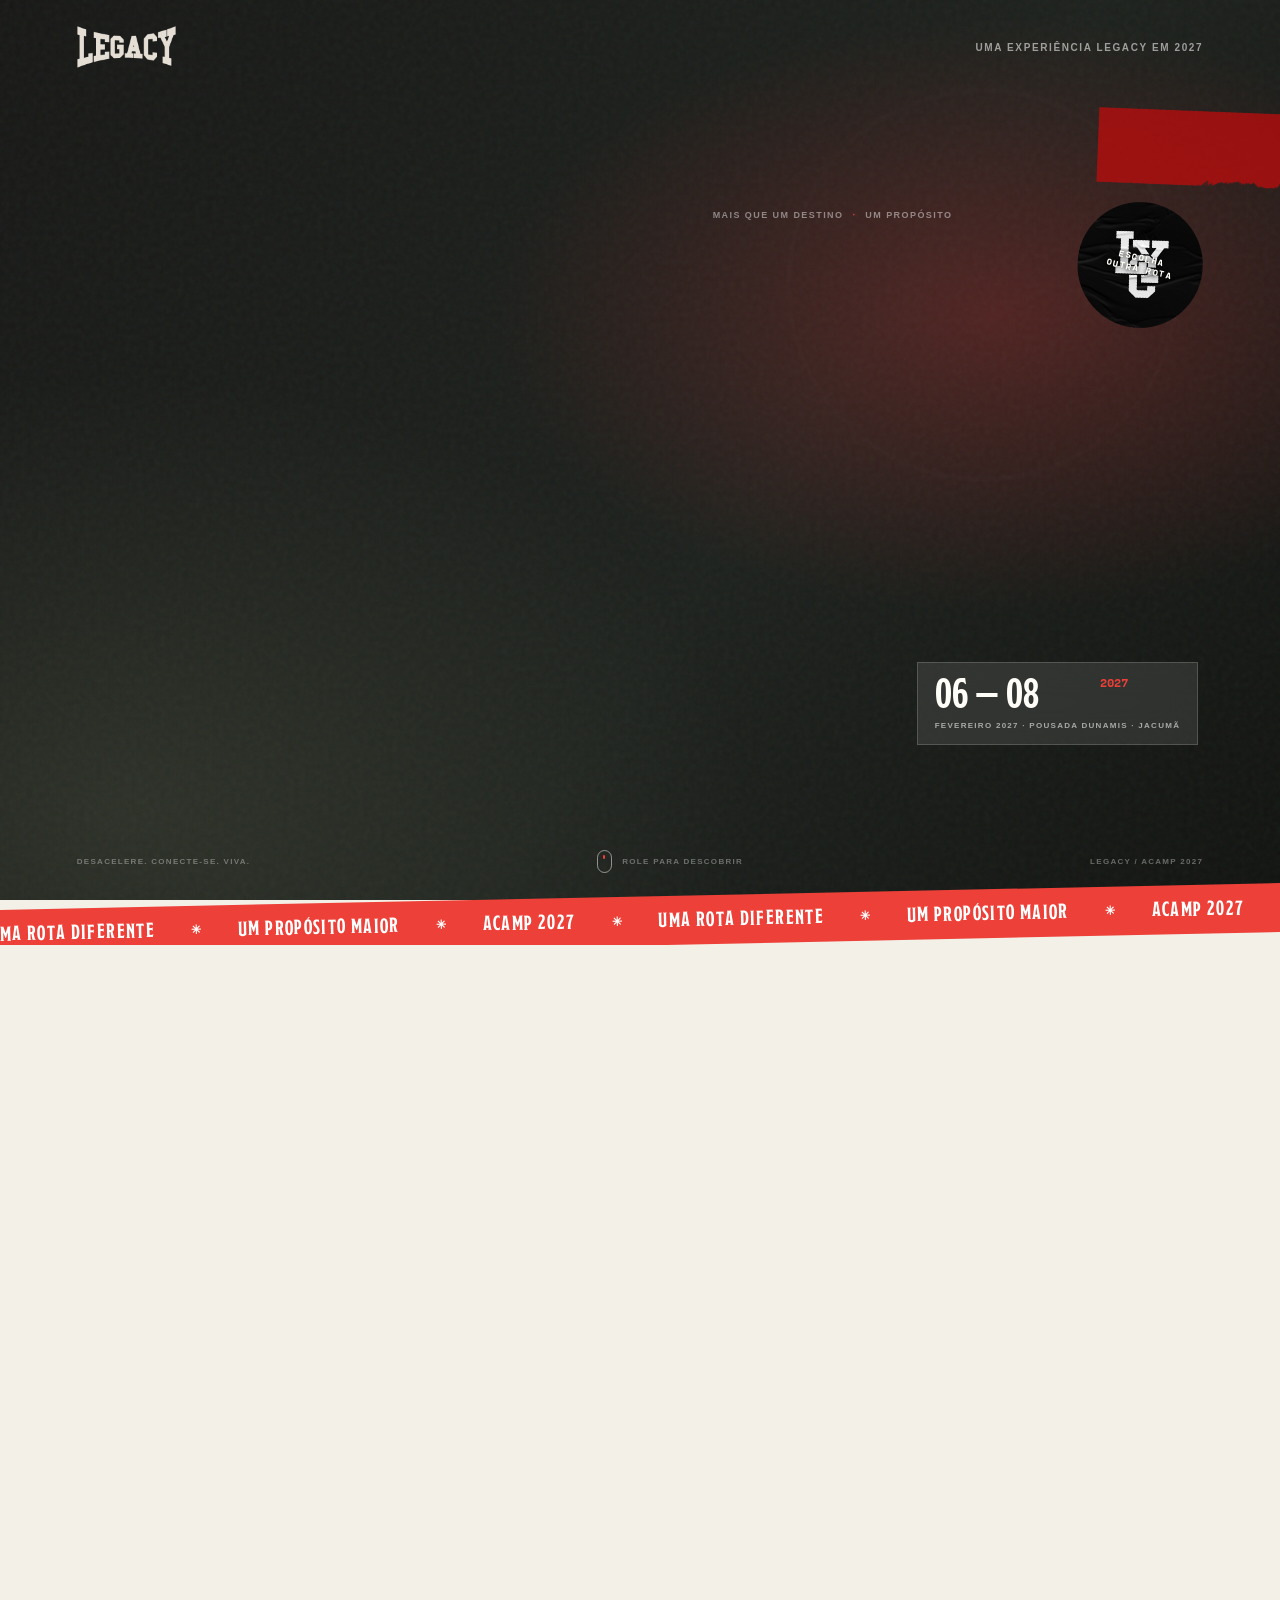
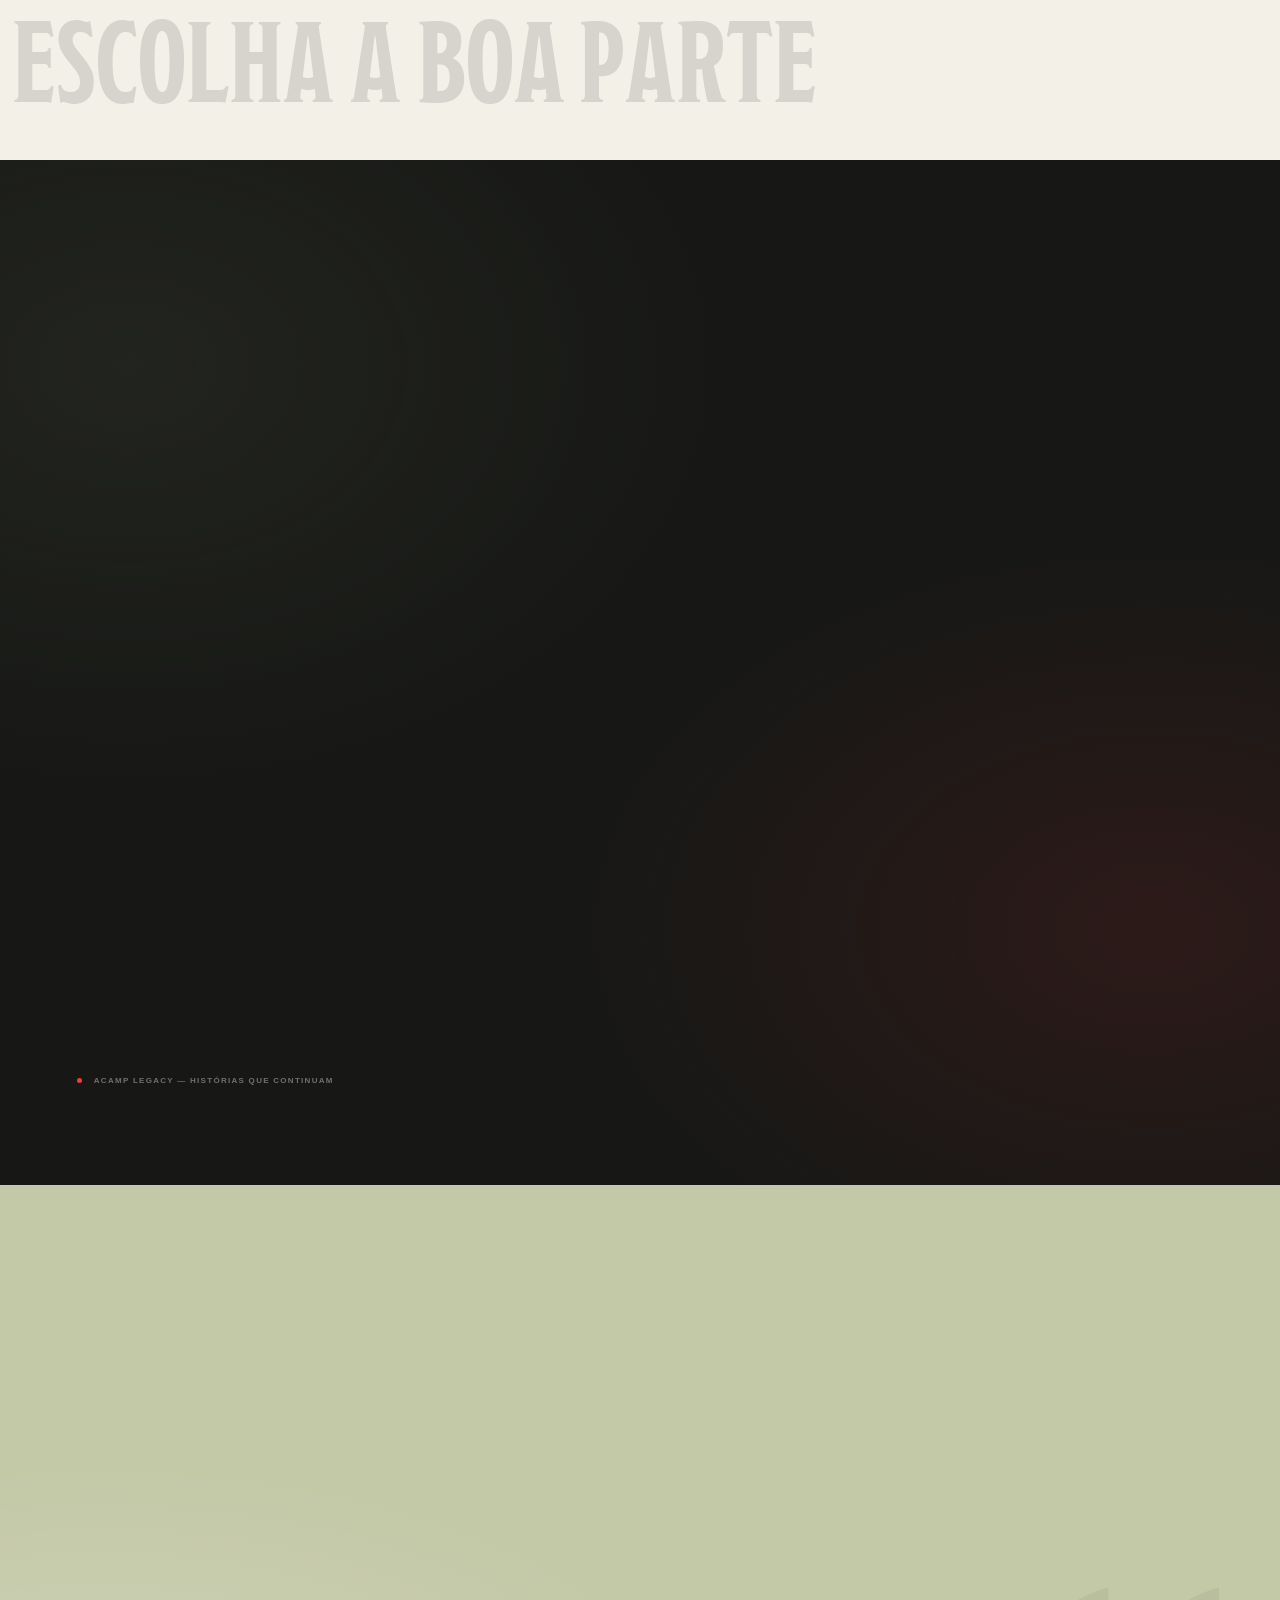
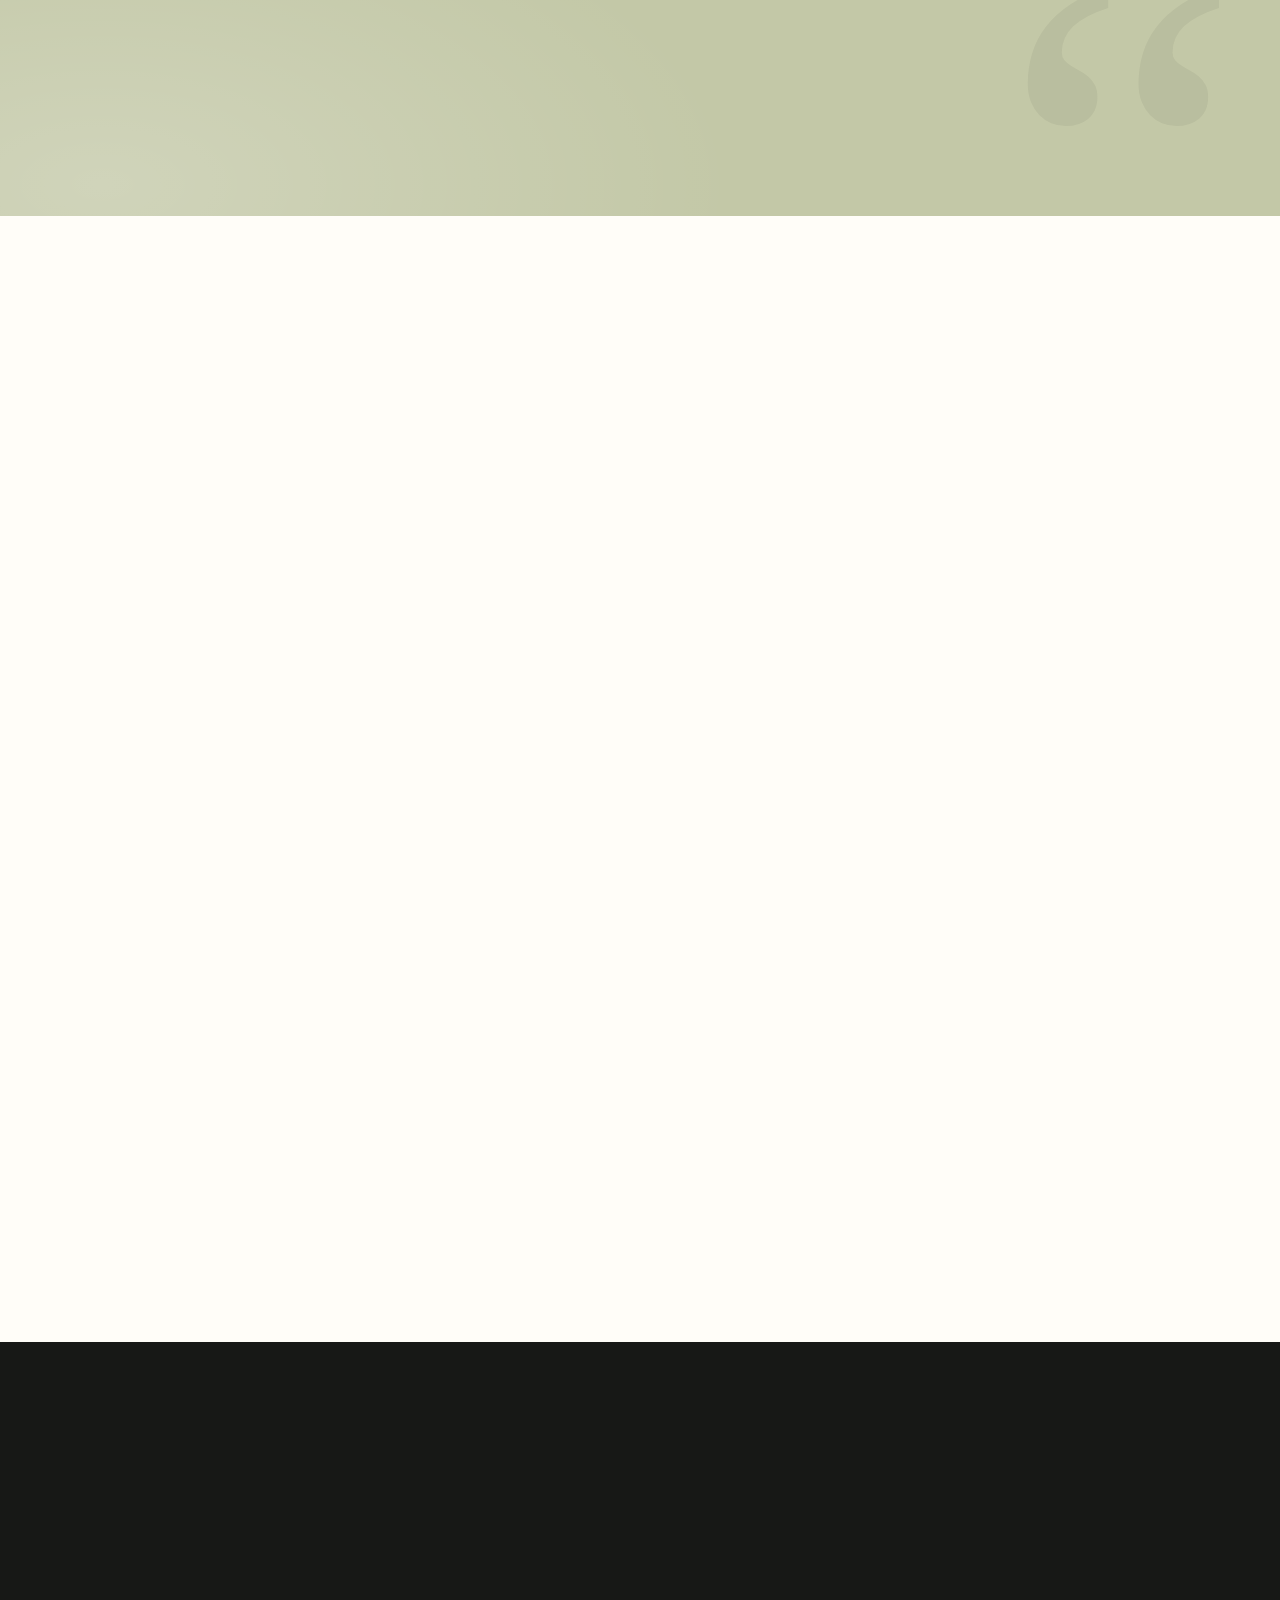
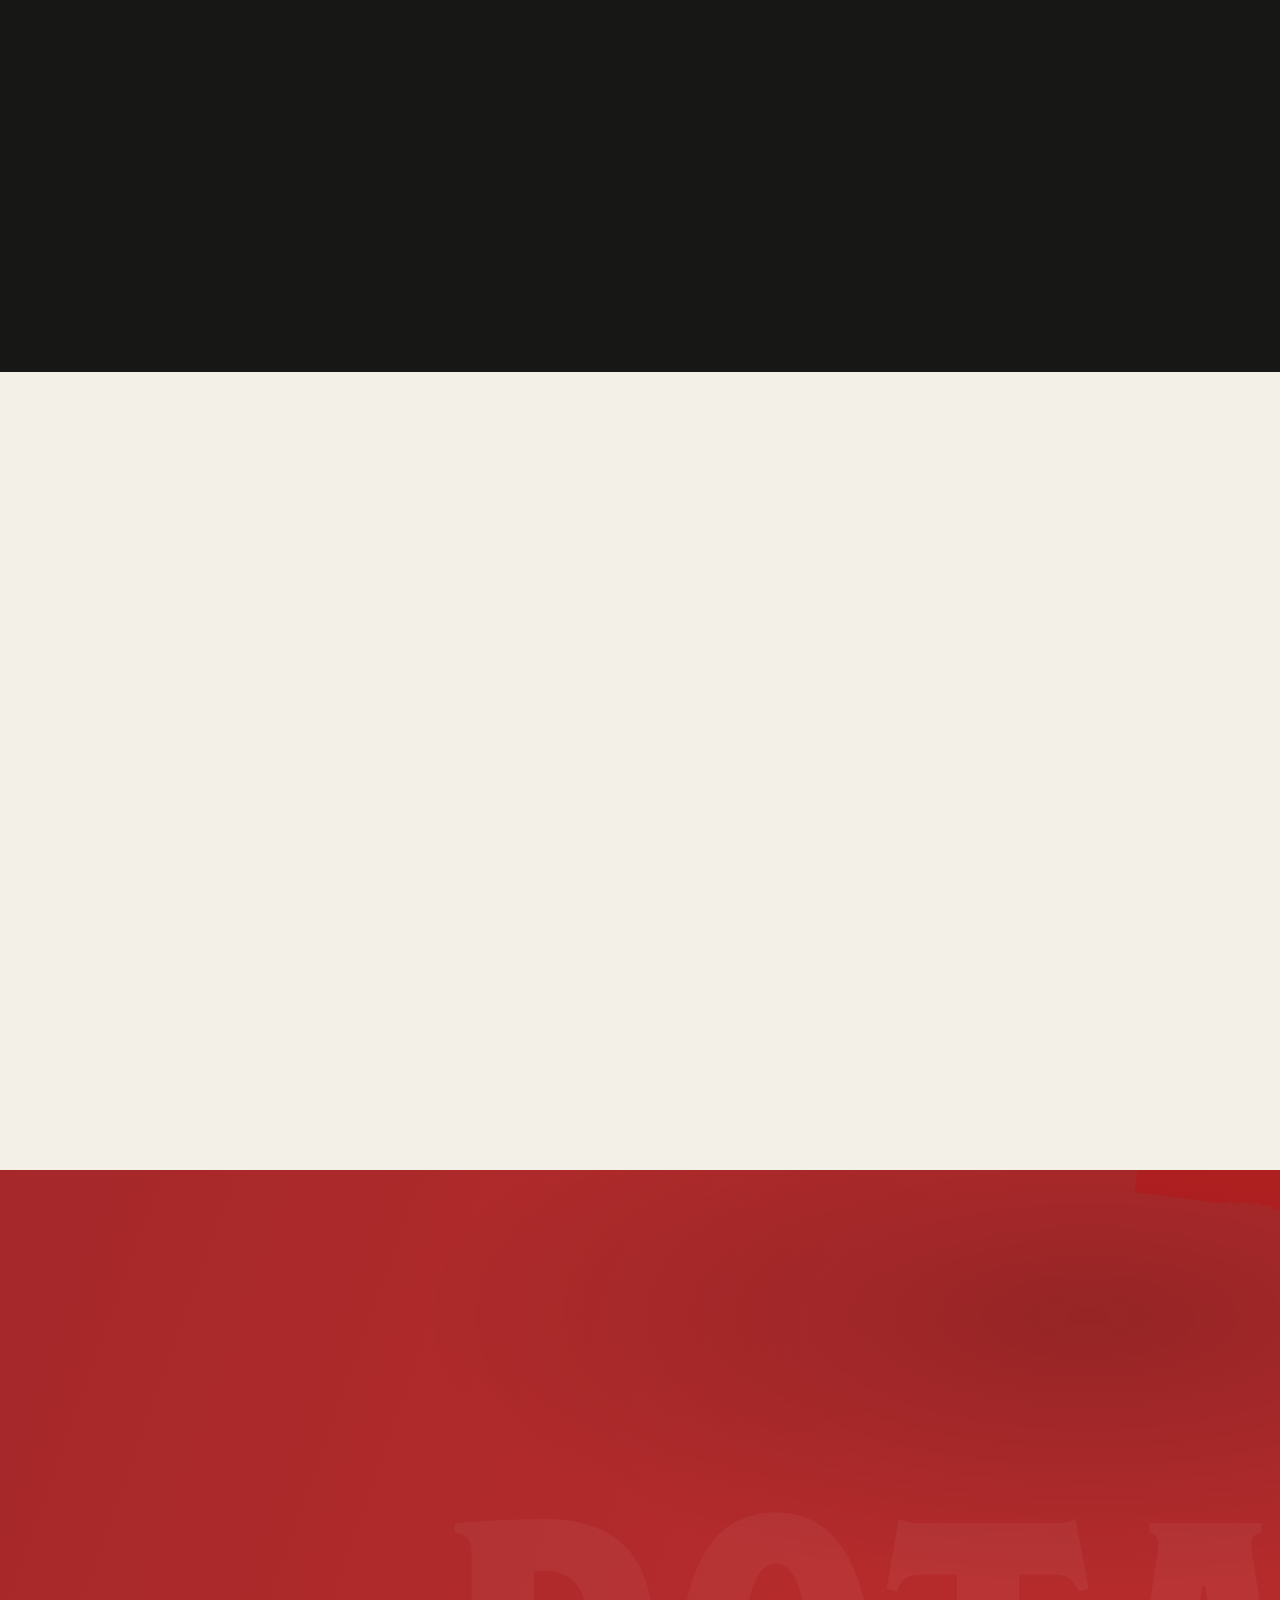
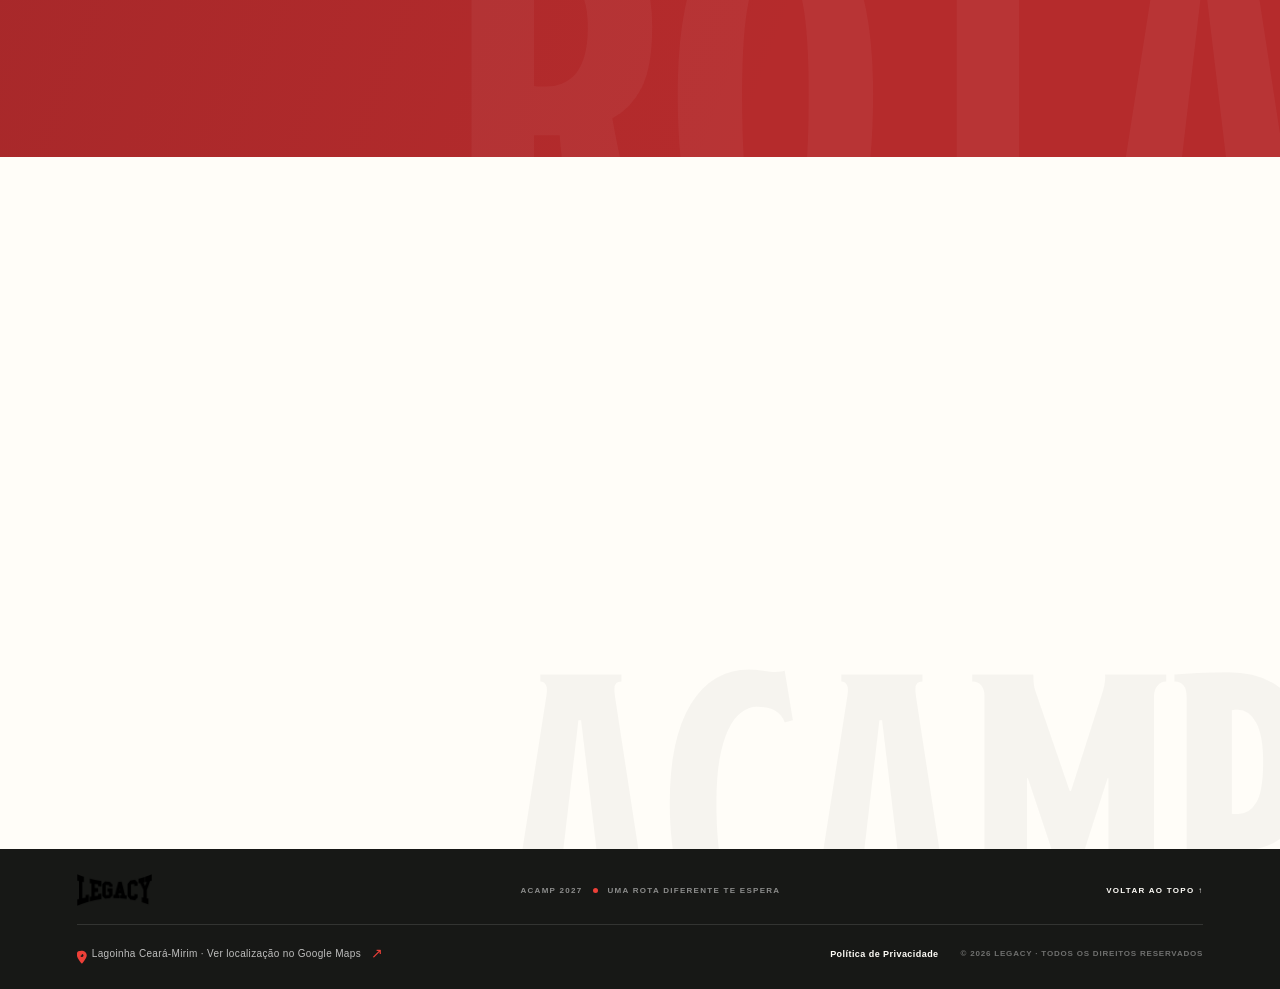
<file: acamp/index.html>
<!doctype html>
<html lang="pt-BR">
<head>
  <meta charset="utf-8">
  <meta name="viewport" content="width=device-width, initial-scale=1">
  <meta name="theme-color" content="#171816">
  <meta name="description" content="ACAMP 2027 — uma rota diferente te espera. Dias de fé, comunhão e descanso na Pousada Dunamis, em Jacumã.">
  <title>ACAMP 2027 — Uma rota diferente te espera</title>
  <link rel="preconnect" href="https://fonts.googleapis.com">
  <link rel="preconnect" href="https://fonts.gstatic.com" crossorigin>
  <link rel="stylesheet" href="https://fonts.googleapis.com/css2?family=Material+Symbols+Outlined:opsz,wght,FILL,GRAD@20..48,400,0,0">
  <link rel="stylesheet" href="https://cdnjs.cloudflare.com/ajax/libs/font-awesome/6.5.2/css/all.min.css">
  <link rel="stylesheet" href="../colors.css">
  <link rel="stylesheet" href="./styles.css">
</head>
<body>
  <a class="skip-link" href="#conteudo">Pular para o conteúdo</a>

  <header class="site-header">
    <a class="brand" href="#inicio" aria-label="Legacy — início">
      <img src="../vectors/legacylogo.png" alt="LEGACY" onerror="this.hidden=true">
      <span class="brand-fallback">LEGACY</span>
    </a>
    <span class="header-note">UMA EXPERIÊNCIA LEGACY EM 2027</span>
  </header>

  <main id="conteudo">
    <section class="hero" id="inicio" aria-labelledby="hero-title">
      <div class="hero-orb hero-orb-one" aria-hidden="true"></div>
      <div class="hero-orb hero-orb-two" aria-hidden="true"></div>
      <img class="hero-ribbon" src="../vectors/DIA.png" alt="" aria-hidden="true" onerror="this.hidden=true">

      <div class="hero-inner">
        <div class="hero-copy">
          <p class="eyebrow light-eyebrow" data-reveal>
            <span class="eyebrow-line"></span> LEGACY APRESENTA <span class="eyebrow-dot"></span> 2027
          </p>
          <h1 id="hero-title" data-reveal>ACAMP<span class="hero-year">27</span></h1>
          <div class="hero-title-art" data-reveal>
            <img src="../vectors/LEGACY(TITLE).png" alt="Legacy" onerror="this.hidden=true">
            <span>UMA ROTA DIFERENTE TE ESPERA</span>
          </div>

          <div class="hero-intro" data-reveal>
            <p class="hero-lead">E se, em meio a tantas opções, você escolhesse <em>viver algo diferente?</em></p>
            <p>De <strong>06 a 08 de fevereiro</strong>, temos um encontro marcado em um lugar especial: <strong>Pousada Dunamis, em Jacumã.</strong></p>
            <p>Mas não se engane: o que estamos preparando vai muito além de um lugar bonito. Existe um propósito por trás desses dias — e queremos você fazendo parte disso!</p>
          </div>

          <div class="hero-cta-origin" id="cta-origin" data-reveal>
            <a class="cta-button hero-cta" href="./inscricoes/" aria-label="Inscreva-se no ACAMP 2027 até 10 de dezembro de 2026">
              <span>Inscreva-se</span>
              <span class="cta-arrow" aria-hidden="true">↗</span>
            </a>
            <span class="cta-caption">Inscrições até 10/12/2026</span>
            <a class="existing-registration-link" href="./minha-inscricao/">Já está inscrito? <strong>Consulte sua inscrição ↗</strong></a>
          </div>
        </div>

        <div class="hero-visual" aria-label="Memórias do último acampamento">
          <div class="hero-visual-kicker">MAIS QUE UM DESTINO <span>·</span> UM PROPÓSITO</div>
          <figure class="photo-card hero-photo-main" data-reveal data-photo-index="0">
            <div class="photo-placeholder">
              <span class="placeholder-number">01</span>
              <span class="placeholder-copy">NOSSA<br>COMUNIDADE</span>
            </div>
          </figure>
          <figure class="photo-card hero-photo-small" data-reveal data-photo-index="1">
            <div class="photo-placeholder">
              <span class="placeholder-number">02</span>
              <span class="placeholder-copy">ALEGRIA<br>QUE CONTAGIA</span>
            </div>
          </figure>
          <div class="hero-sticker">
            <img src="../vectors/STICKER.png" alt="" aria-hidden="true" onerror="this.hidden=true">
            <span>ESCOLHA<br>OUTRA ROTA</span>
          </div>
          <div class="hero-date">
            <span class="date-label">06 — 08</span>
            <span class="date-year">2027</span>
            <span class="date-place">FEVEREIRO 2027 · POUSADA DUNAMIS · JACUMÃ</span>
          </div>
        </div>
      </div>

      <div class="hero-bottom">
        <span>DESACELERE. CONECTE-SE. VIVA.</span>
        <a href="#sobre" aria-label="Rolar para conhecer o Acamp"><span class="scroll-wheel"></span> ROLE PARA DESCOBRIR</a>
        <span class="hero-bottom-right">LEGACY / ACAMP 2027</span>
      </div>
    </section>

    <div class="ticker" aria-hidden="true">
      <div class="ticker-track">
        <span>UMA ROTA DIFERENTE</span><b>✳</b><span>UM PROPÓSITO MAIOR</span><b>✳</b><span>ACAMP 2027</span><b>✳</b><span>UMA ROTA DIFERENTE</span><b>✳</b><span>UM PROPÓSITO MAIOR</span><b>✳</b><span>ACAMP 2027</span><b>✳</b>
      </div>
    </div>

    <section class="section about-section" id="sobre">
      <div class="section-index" data-reveal><span>01</span> / O CONVITE</div>
      <div class="about-layout">
        <div class="about-heading" data-reveal>
          <p class="eyebrow"><span class="eyebrow-line"></span> NÃO É SÓ UMA VIAGEM</p>
          <h2>ÀS VEZES,<br>O QUE A GENTE<br><em>PRECISA É</em><br>DE UMA NOVA ROTA.</h2>
        </div>
        <div class="about-copy" data-reveal>
          <p class="large-copy">Enquanto o mundo estará em festa, nós estaremos escolhendo outra rota.</p>
          <p>Dias para desacelerar, fortalecer a fé, viver comunhão e buscar Aquele que realmente importa.</p>
          <div class="about-note glass-panel">
            <span class="note-symbol">✳</span>
            <p>Não é apenas sobre onde estaremos, mas sobre o que nos espera quando decidimos escolher a boa parte.</p>
          </div>
        </div>
      </div>
      <div class="about-bottom-mark" aria-hidden="true">ESCOLHA A BOA PARTE</div>
    </section>

    <section class="memories-section">
      <div class="memories-heading">
        <div data-reveal>
          <p class="eyebrow light-eyebrow"><span class="eyebrow-line"></span> UM POUCO DO QUE JÁ VIVEMOS</p>
          <h2>MEMÓRIAS<br><em>QUE APONTAM</em><br>PARA O QUE VEM.</h2>
        </div>
        <p data-reveal>Momentos, encontros e histórias que nos lembram por que vale a pena caminhar juntos.</p>
      </div>
      <div class="memories-grid">
        <figure class="photo-card memory-photo memory-photo-tall" data-reveal data-photo-index="2">
          <div class="photo-placeholder"><span class="placeholder-number">03</span><span class="placeholder-copy">ENERGIA<br>DA GINCANA</span></div>
        </figure>
        <figure class="photo-card memory-photo memory-photo-wide" data-reveal data-photo-index="3">
          <div class="photo-placeholder"><span class="placeholder-number">04</span><span class="placeholder-copy">ALEGRIA<br>EM EQUIPE</span></div>
        </figure>
        <figure class="photo-card memory-photo memory-photo-small" data-reveal data-photo-index="4">
          <div class="photo-placeholder"><span class="placeholder-number">05</span><span class="placeholder-copy">ESPÍRITO<br>DE EQUIPE</span></div>
        </figure>
        <figure class="photo-card memory-photo memory-photo-small memory-photo-last" data-reveal data-photo-index="5">
          <div class="photo-placeholder"><span class="placeholder-number">06</span><span class="placeholder-copy">FÉ QUE<br>NOS MOVE</span></div>
        </figure>
      </div>
      <p class="gallery-caption"><span></span> ACAMP LEGACY — HISTÓRIAS QUE CONTINUAM</p>
    </section>

        <section class="stories-section" id="historias">
      <div class="stories-inner">
        <div class="stories-copy" data-reveal>
          <p class="eyebrow"><span class="eyebrow-line"></span> MEMÓRIAS QUE CONTINUAM</p>
          <h2>HISTÓRIAS<br><em>QUE FICAM.</em></h2>
          <p>Algumas experiências deixam marcas que o tempo não apaga. Um pouco do que vivemos juntos, dos encontros que nos transformam e daquilo que continua no coração muito depois que o Acamp termina.</p>
          <div class="stories-signature">
            <span>LEGACY</span><i aria-hidden="true"></i><span>ACAMP 2027</span>
          </div>
        </div>

        <div class="stories-video" data-reveal>
          <iframe
            id="legacy-vimeo-player"
            src="https://player.vimeo.com/video/1249651785?h=8145a56192&amp;autoplay=1&amp;muted=0&amp;loop=1&amp;controls=0&amp;title=0&amp;byline=0&amp;portrait=0&amp;autopause=1&amp;playsinline=1&amp;dnt=1"
            title="Memórias do ACAMP — Legacy"
            loading="lazy"
            allow="autoplay; fullscreen; picture-in-picture; encrypted-media"
            referrerpolicy="strict-origin-when-cross-origin"
            allowfullscreen></iframe>
          <button class="stories-video-toggle is-paused" type="button"
            aria-label="Reproduzir vídeo" aria-pressed="false">
            <span class="material-symbols-outlined" aria-hidden="true">play_arrow</span>
          </button>
        </div>
      </div>
      <span class="stories-decoration" aria-hidden="true">“</span>
    </section>

    <section class="section included-section" id="experiencia">
      <div class="section-index" data-reveal><span>02</span> / A EXPERIÊNCIA</div>
      <div class="included-heading" data-reveal>
        <p class="eyebrow"><span class="eyebrow-line"></span> PENSADO PARA VOCÊ</p>
        <h2>O QUE ESTÁ<br><em>INCLUSO?</em></h2>
        <p>Preparamos uma experiência para você aproveitar cada momento com tranquilidade.</p>
      </div>
      <div class="included-grid">
        <article class="included-card glass-panel" data-reveal>
          <span class="included-icon" aria-hidden="true"><i class="fa-solid fa-bed"></i></span>
          <div><h3>Hospedagem</h3><p>Um lugar preparado para receber você durante os dias do Acamp.</p></div>
        </article>
        <article class="included-card glass-panel" data-reveal>
          <span class="included-icon" aria-hidden="true"><span class="material-symbols-outlined">ac_unit</span></span>
          <div><h3>Ar-condicionado</h3><p>Conforto para descansar e aproveitar melhor a experiência.</p></div>
        </article>
        <article class="included-card glass-panel" data-reveal>
          <span class="included-icon" aria-hidden="true"><span class="material-symbols-outlined">dinner_dining</span></span>
          <div><h3>Alimentação</h3><p>Café da manhã, almoço e jantar durante a programação.</p></div>
        </article>
        <article class="included-card glass-panel" data-reveal>
          <span class="included-icon" aria-hidden="true"><span class="material-symbols-outlined">sports_handball</span></span>
          <div><h3>Lazer</h3><p>Aproveite também a estrutura de lazer da pousada.</p></div>
        </article>
        <article class="included-card glass-panel" data-reveal>
          <span class="included-icon" aria-hidden="true"><i class="fa-solid fa-wifi"></i></span>
          <div><h3>Wi-Fi</h3><p>Conectividade disponível para você durante a estadia.</p></div>
        </article>
        <article class="included-card glass-panel" data-reveal>
          <span class="included-icon" aria-hidden="true"><span class="material-symbols-outlined">pool</span></span>
          <div><h3>Piscina</h3><p>Mais uma opção para aproveitar os momentos de lazer.</p></div>
        </article>
      </div>
    </section>

    <section class="stay-section" id="hospedagem">
      <div class="stay-photo-wrap" data-reveal>
        <figure class="photo-card stay-photo" data-reveal data-photo-index="6">
          <div class="photo-placeholder"><span class="placeholder-number">07</span><span class="placeholder-copy">DESCANSO<br>NA DUNAMIS</span></div>
          <div class="stay-photo-tag">POUSADA DUNAMIS <span>·</span> JACUMÃ</div>
        </figure>
        <figure class="photo-card stay-photo-leisure" data-reveal data-photo-index="7" aria-label="Área de lazer da Pousada Dunamis com mesa de sinuca">
          <div class="photo-placeholder"><span class="placeholder-number">08</span><span class="placeholder-copy">LAZER<br>NA DUNAMIS</span></div>
        </figure>
        <figure class="photo-card stay-photo-coqueiros" data-reveal data-photo-index="8" aria-label="Entrada iluminada da Pousada Dunamis com coqueiros">
          <div class="photo-placeholder"><span class="placeholder-number">09</span><span class="placeholder-copy">NOSSA<br>CHEGADA</span></div>
        </figure>

      </div>
      <div class="stay-copy" data-reveal>
        <div class="section-index light-index"><span>03</span> / ONDE VAMOS FICAR</div>
        <p class="eyebrow light-eyebrow"><span class="eyebrow-line"></span> MAIS PERTO UNS DOS OUTROS</p>
        <h2>HOSPEDAGEM<br><em>COMPARTILHADA.</em></h2>
        <p>Os quartos serão compartilhados, com os participantes divididos em grupos. Afinal, também queremos viver a experiência da comunhão!</p>
        <div class="stay-highlight"><span>+</span><strong>Convivência, cuidado e comunhão.</strong></div>
      </div>
    </section>

    <section class="section investment-section" id="investimento">
      <div class="section-index" data-reveal><span>04</span> / INVESTIMENTO</div>
      <div class="investment-layout">
        <div class="investment-copy" data-reveal>
          <p class="eyebrow"><span class="eyebrow-line"></span> SUA VAGA TE ESPERA</p>
          <h2>UM INVESTIMENTO<br>EM <em>EXPERIÊNCIAS.</em></h2>
          <p>Três dias para viver algo diferente, com hospedagem, refeições e toda a estrutura de lazer da pousada.</p>
        </div>
        <div class="price-card glass-panel" data-reveal>
          <span class="price-kicker">INVESTIMENTO POR PESSOA</span>
          <div class="price-value"><span>R$</span>270<span class="price-cents">,00</span></div>
          <div class="price-divider"></div>
          <p class="payment-title">FORMAS DE PAGAMENTO</p>
          <div class="payment-options">
            <span>Pix</span><span>Dinheiro</span><span>Cartão</span>
          </div>
          <div class="installment">
            <span class="installment-mark">3×</span>
            <p><strong>Boleto parcelado</strong><br>em até 3x de R$ 90,00</p>
          </div>
          <a href="./inscricoes/" class="price-link" aria-label="Inscreva-se no ACAMP 2027 até 10 de dezembro de 2026">GARANTA SUA VAGA ATÉ 10/12/2026 <span>↗</span></a>
        </div>
      </div>
    </section>

    <section class="route-section">
      <div class="route-background-mark" aria-hidden="true">ROTA</div>
      <div class="route-content" data-reveal>
        <p class="eyebrow light-eyebrow"><span class="eyebrow-line"></span> MAS AQUI VAI UM CONVITE...</p>
        <h2>ESCOLHA<br><em>A BOA PARTE.</em></h2>
        <p>Existe um propósito por trás desses dias. Um convite para sair do automático, estar presente e dedicar tempo ao que realmente importa.</p>
        <span class="route-spark">✳</span>
      </div>
      <img class="route-ribbon" src="../vectors/DIA.png" alt="" aria-hidden="true" onerror="this.hidden=true">
    </section>

    <section class="final-cta" id="inscricao">
      <div class="final-cta-top" data-reveal>
        <p class="eyebrow"><span class="eyebrow-line"></span> ACAMP 2027 · INSCRIÇÕES ATÉ 10/12/2026</p>
        <h2>O DESTINO JÁ ESTÁ<br><em>ESCOLHIDO.</em></h2>
        <p class="final-question">E você, já fez a sua escolha?</p>
      </div>
      <div class="final-cta-bottom" data-reveal>
        <p>O prazo para se inscrever vai até 10 de dezembro de 2026.<br><span>Venha viver essa experiência com a gente.</span></p>
        <a class="cta-button cta-button-dark" href="./inscricoes/" aria-label="Ver informações sobre as inscrições">
          <span>Inscreva-se</span><span class="cta-arrow" aria-hidden="true">↗</span>
        </a>
        <a class="existing-registration-link final-existing-link" href="./minha-inscricao/">Já está inscrito? <strong>Consulte sua inscrição ↗</strong></a>
      </div>
    </section>
  </main>

  <footer class="site-footer">
    <a class="footer-brand" href="#inicio" aria-label="Voltar ao início">
      <img src="../vectors/legacylogo2.png" alt="LEGACY" onerror="this.hidden=true">
      <span class="footer-brand-fallback">LEGACY</span>
    </a>
    <span class="footer-tagline">ACAMP 2027 <i></i> UMA ROTA DIFERENTE TE ESPERA</span>
    <a href="#inicio" class="back-top">VOLTAR AO TOPO ↑</a>
    <div class="footer-meta">
      <a class="footer-address" href="https://maps.app.goo.gl/NQ9ADzAGScxuCmeP9" target="_blank" rel="noopener noreferrer">
        <i class="fa-solid fa-location-dot" aria-hidden="true"></i>
        <span>Lagoinha Ceará-Mirim · Ver localização no Google Maps</span>
        <span class="footer-external" aria-hidden="true">↗</span>
      </a>
      <div class="footer-legal">
        <a href="./privacidade/">Política de Privacidade</a>
        <span>© 2026 LEGACY · TODOS OS DIREITOS RESERVADOS</span>
      </div>
    </div>
  </footer>

  <script src="https://player.vimeo.com/api/player.js" defer></script>
  <script src="./script.js" defer></script>
</body>
</html>
</file>
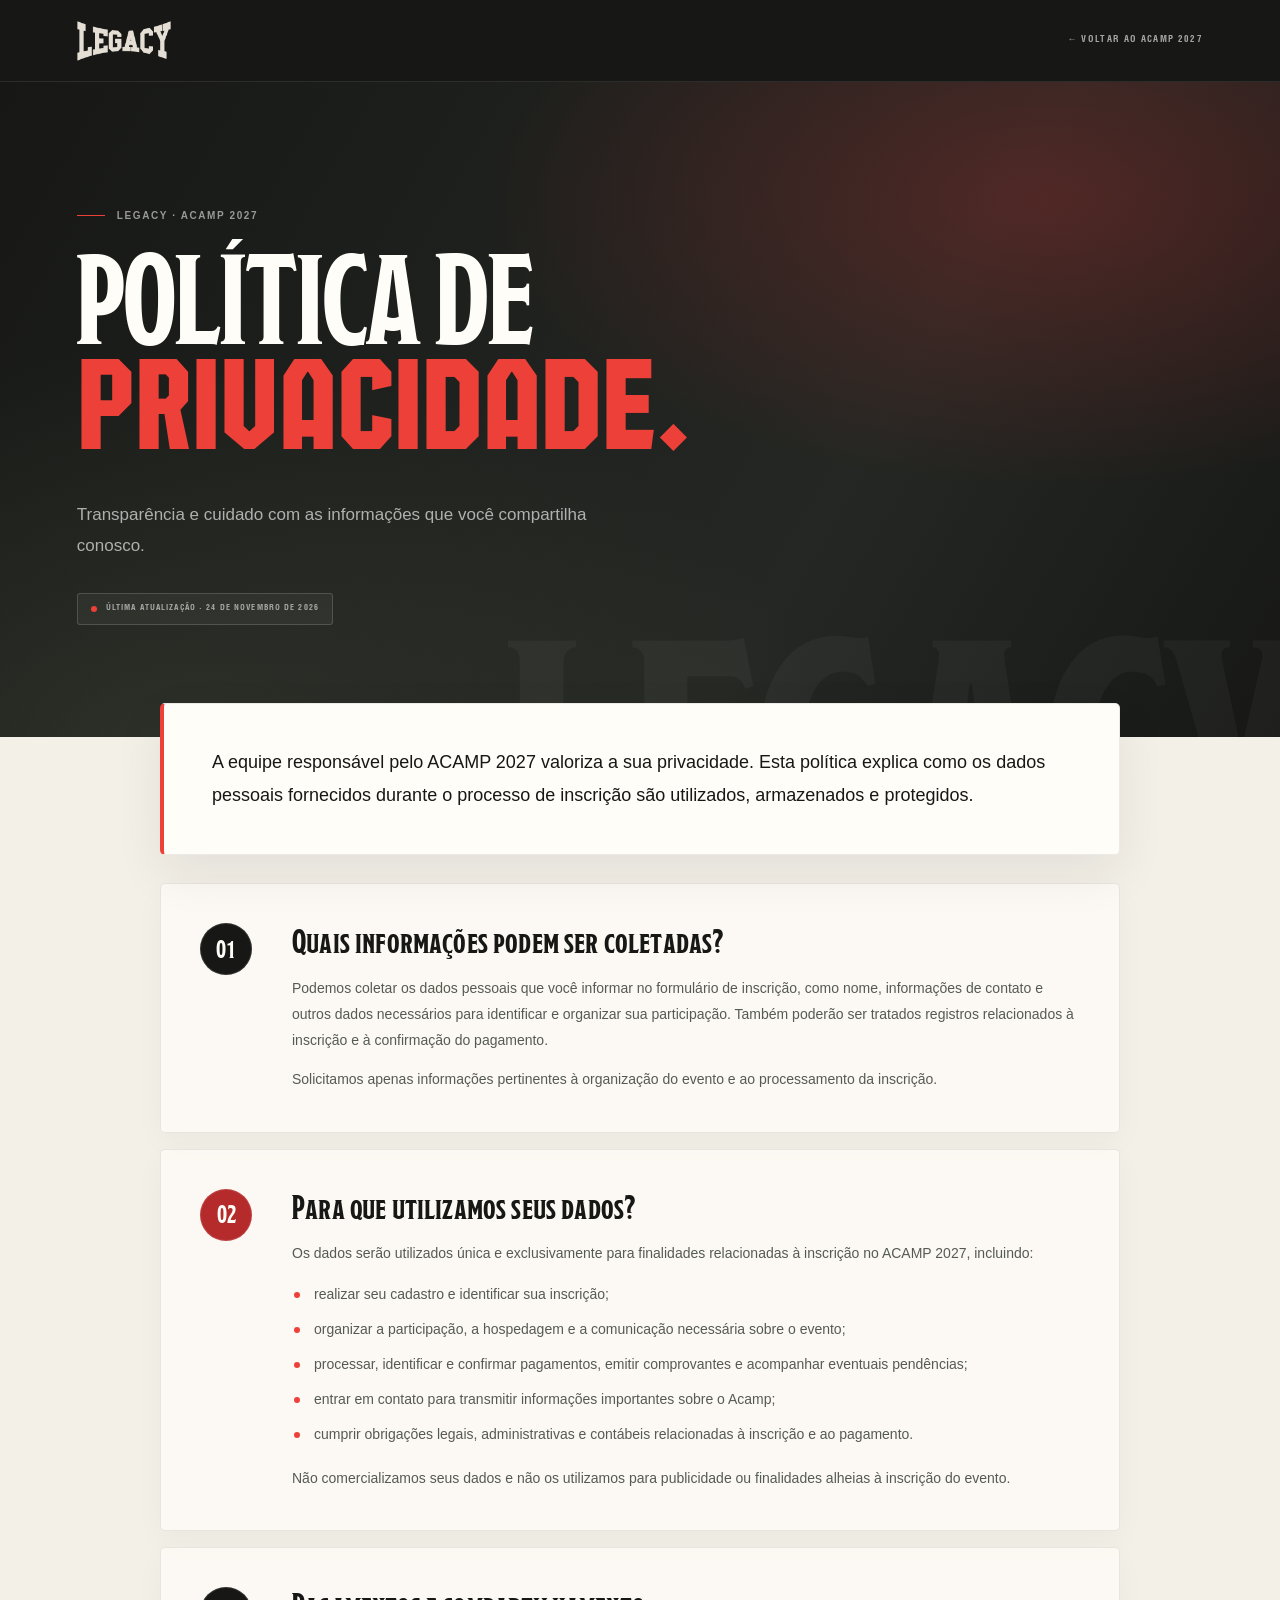
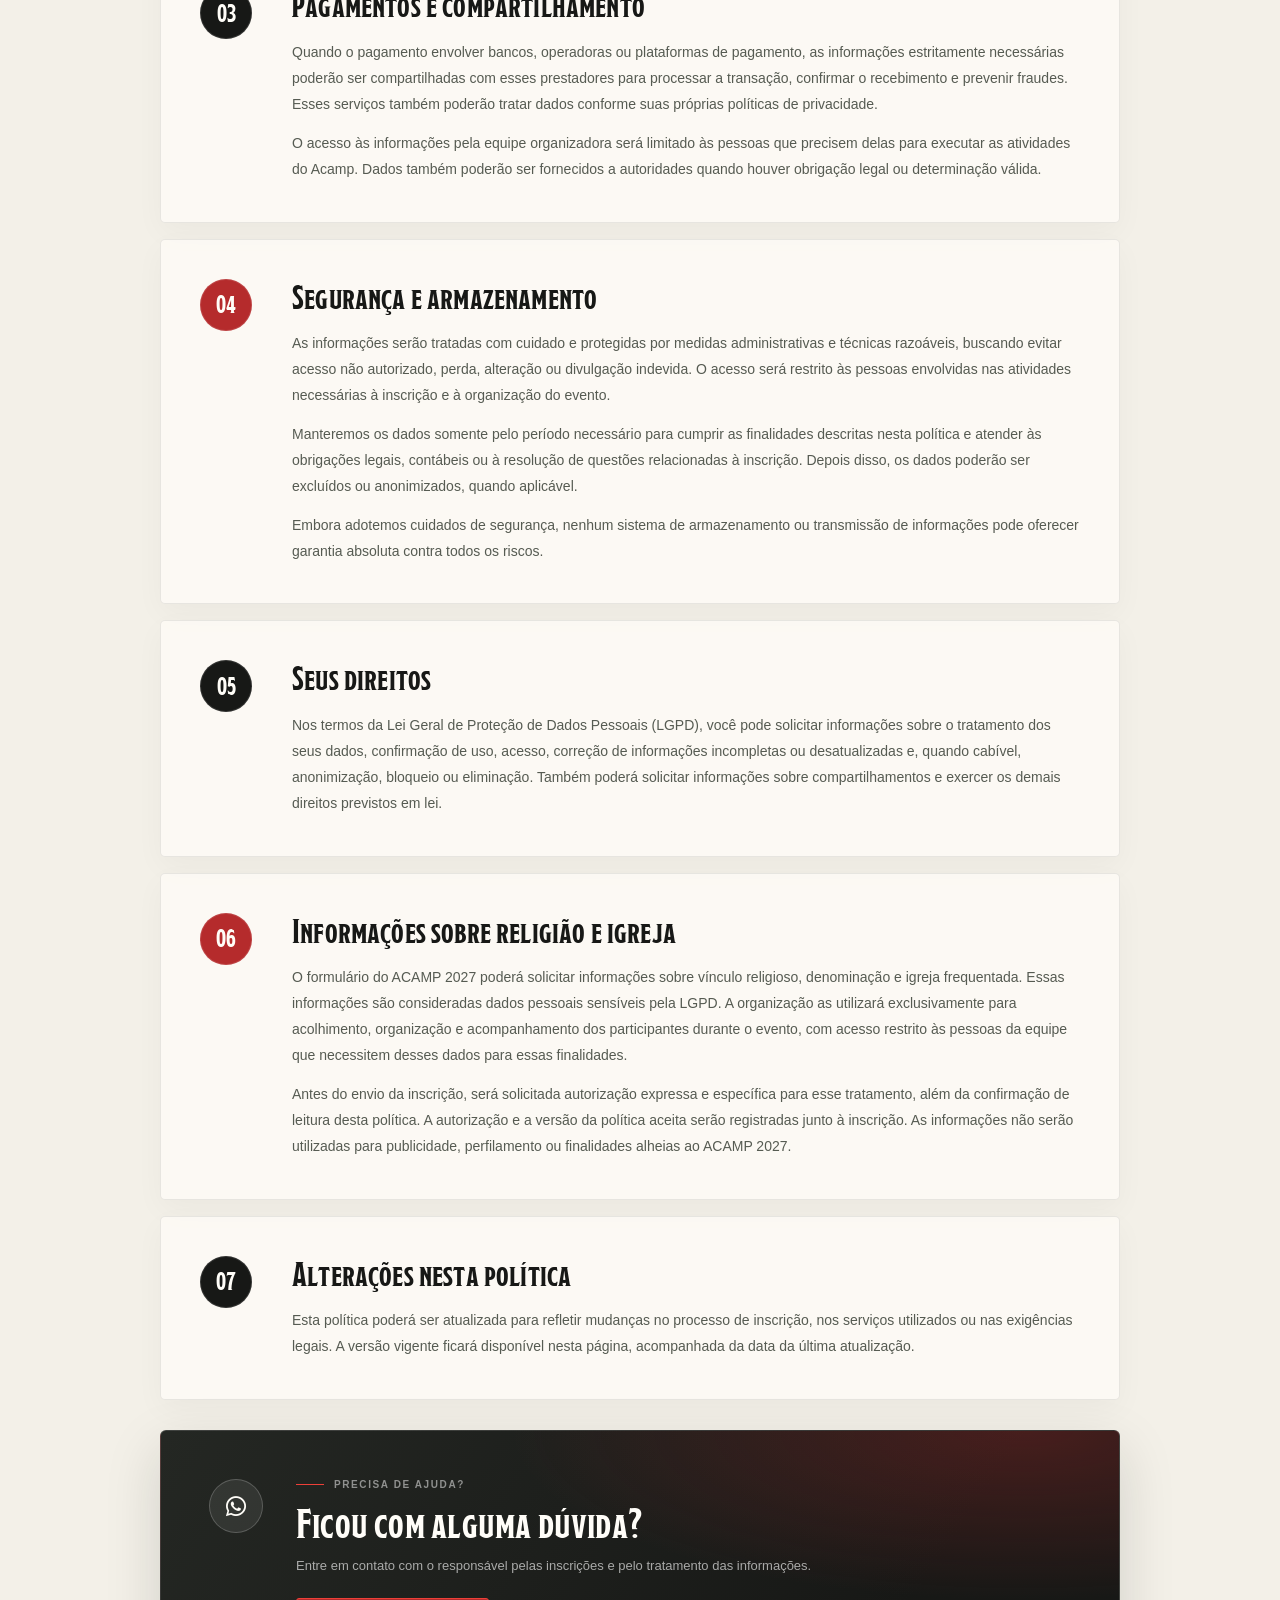
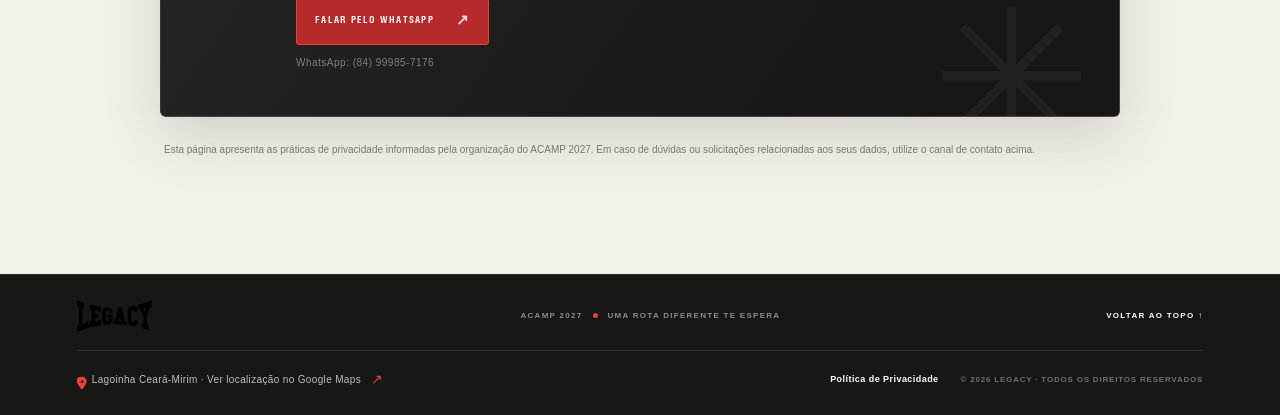
<file: acamp/privacidade/index.html>
<!doctype html>
<html lang="pt-BR">
<head>
  <meta charset="utf-8">
  <meta name="viewport" content="width=device-width, initial-scale=1">
  <meta name="theme-color" content="#171816">
  <meta name="description" content="Saiba como os dados pessoais informados para o ACAMP 2027 são utilizados, protegidos e tratados pela equipe Legacy.">
  <title>Política de Privacidade — ACAMP 2027 | Legacy</title>
  <link rel="stylesheet" href="../../colors.css">
  <link rel="stylesheet" href="https://cdnjs.cloudflare.com/ajax/libs/font-awesome/6.5.2/css/all.min.css">
  <link rel="stylesheet" href="../styles.css">
  <link rel="stylesheet" href="./privacidade.css">
</head>
<body class="privacy-page" id="top">
  <header class="privacy-header">
    <a class="privacy-brand" href="../" aria-label="Legacy — ACAMP 2027">
      <img src="../../vectors/legacylogo.png" alt="LEGACY" onerror="this.hidden=true">
      <span>LEGACY</span>
    </a>
    <a class="privacy-back-link" href="../">← VOLTAR AO ACAMP 2027</a>
  </header>

  <main class="privacy-main">
    <section class="privacy-hero">
      <p class="eyebrow"><span class="eyebrow-line"></span> LEGACY · ACAMP 2027</p>
      <h1>POLÍTICA DE<br><em>PRIVACIDADE.</em></h1>
      <p>Transparência e cuidado com as informações que você compartilha conosco.</p>
      <span class="privacy-updated">ÚLTIMA ATUALIZAÇÃO · 24 DE NOVEMBRO DE 2026</span>
    </section>

    <article class="privacy-content">
      <p class="privacy-intro">A equipe responsável pelo ACAMP 2027 valoriza a sua privacidade. Esta política explica como os dados pessoais fornecidos durante o processo de inscrição são utilizados, armazenados e protegidos.</p>

      <section>
        <span class="privacy-number">01</span>
        <div>
          <h2>Quais informações podem ser coletadas?</h2>
          <p>Podemos coletar os dados pessoais que você informar no formulário de inscrição, como nome, informações de contato e outros dados necessários para identificar e organizar sua participação. Também poderão ser tratados registros relacionados à inscrição e à confirmação do pagamento.</p>
          <p>Solicitamos apenas informações pertinentes à organização do evento e ao processamento da inscrição.</p>
        </div>
      </section>

      <section>
        <span class="privacy-number">02</span>
        <div>
          <h2>Para que utilizamos seus dados?</h2>
          <p>Os dados serão utilizados única e exclusivamente para finalidades relacionadas à inscrição no ACAMP 2027, incluindo:</p>
          <ul>
            <li>realizar seu cadastro e identificar sua inscrição;</li>
            <li>organizar a participação, a hospedagem e a comunicação necessária sobre o evento;</li>
            <li>processar, identificar e confirmar pagamentos, emitir comprovantes e acompanhar eventuais pendências;</li>
            <li>entrar em contato para transmitir informações importantes sobre o Acamp;</li>
            <li>cumprir obrigações legais, administrativas e contábeis relacionadas à inscrição e ao pagamento.</li>
          </ul>
          <p>Não comercializamos seus dados e não os utilizamos para publicidade ou finalidades alheias à inscrição do evento.</p>
        </div>
      </section>

      <section>
        <span class="privacy-number">03</span>
        <div>
          <h2>Pagamentos e compartilhamento</h2>
          <p>Quando o pagamento envolver bancos, operadoras ou plataformas de pagamento, as informações estritamente necessárias poderão ser compartilhadas com esses prestadores para processar a transação, confirmar o recebimento e prevenir fraudes. Esses serviços também poderão tratar dados conforme suas próprias políticas de privacidade.</p>
          <p>O acesso às informações pela equipe organizadora será limitado às pessoas que precisem delas para executar as atividades do Acamp. Dados também poderão ser fornecidos a autoridades quando houver obrigação legal ou determinação válida.</p>
        </div>
      </section>

      <section>
        <span class="privacy-number">04</span>
        <div>
          <h2>Segurança e armazenamento</h2>
          <p>As informações serão tratadas com cuidado e protegidas por medidas administrativas e técnicas razoáveis, buscando evitar acesso não autorizado, perda, alteração ou divulgação indevida. O acesso será restrito às pessoas envolvidas nas atividades necessárias à inscrição e à organização do evento.</p>
          <p>Manteremos os dados somente pelo período necessário para cumprir as finalidades descritas nesta política e atender às obrigações legais, contábeis ou à resolução de questões relacionadas à inscrição. Depois disso, os dados poderão ser excluídos ou anonimizados, quando aplicável.</p>
          <p>Embora adotemos cuidados de segurança, nenhum sistema de armazenamento ou transmissão de informações pode oferecer garantia absoluta contra todos os riscos.</p>
        </div>
      </section>

      <section>
        <span class="privacy-number">05</span>
        <div>
          <h2>Seus direitos</h2>
          <p>Nos termos da Lei Geral de Proteção de Dados Pessoais (LGPD), você pode solicitar informações sobre o tratamento dos seus dados, confirmação de uso, acesso, correção de informações incompletas ou desatualizadas e, quando cabível, anonimização, bloqueio ou eliminação. Também poderá solicitar informações sobre compartilhamentos e exercer os demais direitos previstos em lei.</p>
        </div>
      </section>

      <section>
        <span class="privacy-number">06</span>
        <div>
          <h2>Informações sobre religião e igreja</h2>
          <p>O formulário do ACAMP 2027 poderá solicitar informações sobre vínculo religioso, denominação e igreja frequentada. Essas informações são consideradas dados pessoais sensíveis pela LGPD. A organização as utilizará exclusivamente para acolhimento, organização e acompanhamento dos participantes durante o evento, com acesso restrito às pessoas da equipe que necessitem desses dados para essas finalidades.</p>
          <p>Antes do envio da inscrição, será solicitada autorização expressa e específica para esse tratamento, além da confirmação de leitura desta política. A autorização e a versão da política aceita serão registradas junto à inscrição. As informações não serão utilizadas para publicidade, perfilamento ou finalidades alheias ao ACAMP 2027.</p>
        </div>
      </section>

      <section>
        <span class="privacy-number">07</span>
        <div>
          <h2>Alterações nesta política</h2>
          <p>Esta política poderá ser atualizada para refletir mudanças no processo de inscrição, nos serviços utilizados ou nas exigências legais. A versão vigente ficará disponível nesta página, acompanhada da data da última atualização.</p>
        </div>
      </section>

      <aside class="privacy-contact glass-panel">
        <span class="privacy-contact-icon" aria-hidden="true"><i class="fa-brands fa-whatsapp"></i></span>
        <div>
          <p class="eyebrow"><span class="eyebrow-line"></span> PRECISA DE AJUDA?</p>
          <h2>Ficou com alguma dúvida?</h2>
          <p>Entre em contato com o responsável pelas inscrições e pelo tratamento das informações.</p>
          <a href="https://wa.me/5584999857176" target="_blank" rel="noopener noreferrer">FALAR PELO WHATSAPP <span aria-hidden="true">↗</span></a>
          <small>WhatsApp: (84) 99985-7176</small>
        </div>
      </aside>
      <p class="privacy-disclaimer">Esta página apresenta as práticas de privacidade informadas pela organização do ACAMP 2027. Em caso de dúvidas ou solicitações relacionadas aos seus dados, utilize o canal de contato acima.</p>
    </article>
  </main>

  <footer class="site-footer">
    <a class="footer-brand" href="../" aria-label="Voltar ao ACAMP 2027">
      <img src="../../vectors/legacylogo2.png" alt="LEGACY" onerror="this.hidden=true">
      <span class="footer-brand-fallback">LEGACY</span>
    </a>
    <span class="footer-tagline">ACAMP 2027 <i></i> UMA ROTA DIFERENTE TE ESPERA</span>
    <a href="#top" class="back-top">VOLTAR AO TOPO ↑</a>
    <div class="footer-meta">
      <a class="footer-address" href="https://maps.app.goo.gl/NQ9ADzAGScxuCmeP9" target="_blank" rel="noopener noreferrer">
        <i class="fa-solid fa-location-dot" aria-hidden="true"></i>
        <span>Lagoinha Ceará-Mirim · Ver localização no Google Maps</span>
        <span class="footer-external" aria-hidden="true">↗</span>
      </a>
      <div class="footer-legal">
        <a href="./">Política de Privacidade</a>
        <span>© 2026 LEGACY · TODOS OS DIREITOS RESERVADOS</span>
      </div>
    </div>
  </footer>
</body>
</html>
</file>
<file: colors.css>
:root {
  /* Paleta central do projeto LEGACY / ACAMP */
  --color-ink: #171816;
  --color-ink-soft: #242723;
  --color-ink-muted: #565b52;
  --color-paper: #f3f0e8;
  --color-paper-bright: #fffdf8;
  --color-paper-deep: #e8e2d5;
  --color-red: #ed4038;
  --color-red-deep: #b52b2c;
  --color-red-dark: #781f23;
  --color-olive: #c3c8a7;
  --color-moss: #7d8765;
  --color-sand: #d9c7a7;
  --color-white: #ffffff;
  --color-black: #080908;

  --color-text: var(--color-ink);
  --color-text-inverse: var(--color-paper-bright);
  --color-surface: var(--color-paper-bright);
  --color-surface-muted: var(--color-paper-deep);
  --color-accent: var(--color-red);
  --color-border: rgba(23, 24, 22, 0.12);
  --color-glass: rgba(255, 253, 248, 0.12);
  --color-glass-border: rgba(255, 255, 255, 0.2);

  color-scheme: light;
}
</file>
<file: acamp/styles.css>
@font-face {
  font-family: "Modesto Condensed";
  src: url("../fonts/Modesto%20Condensed.ttf") format("truetype");
  font-style: normal;
  font-weight: 400;
  font-display: swap;
}
@font-face {
  font-family: "Behover College";
  src: url("../fonts/Behover%20College.otf") format("opentype");
  font-style: normal;
  font-weight: 400;
  font-display: swap;
}
@font-face {
  font-family: "Cartograph CF";
  src: url("../fonts/CartographCF-ExtraBold.ttf") format("truetype");
  font-style: normal;
  font-weight: 800;
  font-display: swap;
}
@font-face {
  font-family: "Helvetica LT Std Condensed";
  src: url("../fonts/HelveticaLTStd-BoldCond.otf") format("opentype");
  font-style: normal;
  font-weight: 700;
  font-display: swap;
}

:root {
  --font-display: "Modesto Condensed", Impact, "Arial Narrow", sans-serif;
  --font-accent: "Behover College", "Modesto Condensed", cursive;
  --font-heavy: "Cartograph CF", "Arial Black", sans-serif;
  --font-body: Helvetica, Arial, sans-serif;
  --font-condensed: "Helvetica LT Std Condensed", "Arial Narrow", Arial, sans-serif;
  --page-gutter: clamp(22px, 6vw, 96px);
  --content-width: 1320px;
  --ease-out: cubic-bezier(.2,.75,.2,1);
}

* { box-sizing: border-box; }
html { scroll-behavior: smooth; scroll-padding-top: 84px; }
html, body { max-width: 100%; overflow-x: clip; }
body {
  margin: 0;
  background: var(--color-paper);
  color: var(--color-ink);
  font-family: var(--font-body);
  -webkit-font-smoothing: antialiased;
  text-rendering: optimizeLegibility;
}
body, button, a { -webkit-tap-highlight-color: transparent; }
a { color: inherit; text-decoration: none; }
img { max-width: 100%; }
button, a { font: inherit; }
::selection { background: var(--color-red); color: var(--color-white); }

.skip-link {
  position: fixed; left: 12px; top: 12px; z-index: 1000;
  padding: 12px 16px; transform: translateY(-150%);
  background: var(--color-paper-bright); color: var(--color-ink);
  border-radius: 6px;
}
.skip-link:focus { transform: translateY(0); }

.site-header {
  position: absolute; z-index: 20; top: 0; left: 0; right: 0;
  display: flex; align-items: center; justify-content: space-between;
  padding: 26px var(--page-gutter);
  color: var(--color-paper-bright);
}
.brand, .footer-brand { position: relative; display: inline-flex; align-items: center; min-width: 132px; min-height: 32px; }
.brand img { width: 130px; max-height: 42px; object-fit: contain; object-position: left center; }
.brand-fallback, .footer-brand-fallback {
  position: absolute; inset: 0; display: flex; align-items: center;
  font-family: var(--font-heavy); letter-spacing: .16em; font-size: 17px;
}
.brand img:not([hidden]) + .brand-fallback { opacity: 0; }
.header-note, .header-link, .hero-bottom, .eyebrow, .section-index,
.cta-caption, .hero-visual-kicker, .date-place, .gallery-caption,
.stay-photo-tag, .price-kicker, .payment-title, .price-link, .site-footer {
  font-size: 10px; font-weight: 700; letter-spacing: .16em;
}
.header-note { display: flex; align-items: center; gap: 10px; color: rgba(255,255,255,.56); }
.header-note i, .site-footer i, .gallery-caption span {
  display: inline-block; width: 5px; height: 5px; border-radius: 50%; background: var(--color-red);
}
.header-link { display: inline-flex; align-items: center; gap: 14px; padding: 12px 0; }
.header-link span { color: var(--color-red); font-size: 17px; }

.hero {
  position: relative; isolation: isolate; overflow: hidden;
  min-height: 840px; min-height: max(840px, 100svh);
  display: flex; flex-direction: column; justify-content: center;
  padding: 126px var(--page-gutter) 86px;
  color: var(--color-paper-bright); background: var(--color-ink);
}
.hero::before {
  content: ""; position: absolute; inset: 0; z-index: -2;
  background:
    radial-gradient(ellipse at 78% 35%, rgba(181,43,44,.34), transparent 36%),
    radial-gradient(ellipse at 10% 90%, rgba(125,135,101,.18), transparent 38%),
    linear-gradient(125deg, #171816 0%, #1d211d 58%, #111310 100%);
}
.hero::after {
  content: ""; position: absolute; inset: 0; z-index: -1; pointer-events: none; opacity: .12;
  background-image: url("data:image/svg+xml,%3Csvg viewBox='0 0 180 180' xmlns='http://www.w3.org/2000/svg'%3E%3Cfilter id='n'%3E%3CfeTurbulence type='fractalNoise' baseFrequency='.86' numOctaves='3' stitchTiles='stitch'/%3E%3C/filter%3E%3Crect width='100%25' height='100%25' filter='url(%23n)' opacity='.38'/%3E%3C/svg%3E");
}
.hero-orb { position: absolute; z-index: -1; border-radius: 50%; filter: blur(2px); pointer-events: none; }
.hero-orb-one { width: 390px; height: 390px; top: 10%; right: 8%; border: 1px solid rgba(255,255,255,.08); }
.hero-orb-two { width: 560px; height: 560px; top: 0; right: 0; border: 1px solid rgba(255,255,255,.035); transform: translate(28%, -18%); }
.hero-ribbon { position: absolute; top: 102px; right: -55px; width: 240px; opacity: .78; transform: rotate(7deg); pointer-events: none; }
.hero-inner {
  width: min(100%, var(--content-width)); margin: 0 auto;
  display: grid; grid-template-columns: minmax(0, 1.05fr) minmax(380px, .95fr);
  align-items: center; gap: clamp(38px, 6vw, 100px);
}
.hero-copy { position: relative; z-index: 3; padding: 20px 0 10px; }
.eyebrow { display: flex; align-items: center; gap: 12px; margin: 0 0 24px; color: var(--color-ink-muted); }
.light-eyebrow { color: rgba(255,255,255,.55); }
.eyebrow-line { display: inline-block; width: 28px; height: 1px; background: var(--color-red); }
.eyebrow-dot { display: inline-block; width: 4px; height: 4px; border-radius: 50%; background: var(--color-red); }
.hero h1 {
  margin: 0; font: 400 clamp(104px, 13.6vw, 208px)/.76 var(--font-display);
  letter-spacing: -.055em; white-space: nowrap; color: var(--color-paper-bright);
}
.hero-year {
  display: inline-block; margin-left: .05em; color: var(--color-red);
  font: 800 .27em/1 var(--font-heavy); letter-spacing: -.08em; vertical-align: top;
  transform: translateY(2px);
}
.hero-title-art { position: relative; margin: 23px 0 28px; min-height: 34px; display: flex; align-items: center; }
.hero-title-art img { width: min(210px, 44vw); height: auto; max-height: 48px; object-fit: contain; object-position: left center; }
.hero-title-art span { position: absolute; left: 0; top: 50%; transform: translateY(-50%); color: var(--color-paper-bright); font: 800 10px/1 var(--font-heavy); letter-spacing: .18em; }
.hero-title-art img:not([hidden]) + span { opacity: 0; }
.hero-intro { max-width: 550px; color: rgba(255,255,255,.68); font-size: clamp(14px, 1.1vw, 16px); line-height: 1.72; }
.hero-intro p { margin: 0 0 11px; }
.hero-intro strong { color: var(--color-paper-bright); font-weight: 700; }
.hero-lead { max-width: 470px; color: var(--color-paper-bright); font-size: clamp(18px, 1.7vw, 24px); line-height: 1.34; }
.hero-lead em { color: var(--color-red); font-family: var(--font-accent); font-size: 1.17em; font-style: normal; }
.hero-cta-origin { display: flex; align-items: center; gap: 16px; margin-top: 27px; }
.cta-button {
  display: inline-flex; align-items: center; justify-content: space-between; gap: 30px;
  min-width: 188px; padding: 16px 18px 16px 22px;
  color: var(--color-paper-bright); background: var(--color-red);
  border: 1px solid var(--color-red); border-radius: 4px;
  font: 800 12px/1 var(--font-heavy); letter-spacing: .04em;
  box-shadow: 0 12px 32px rgba(237,64,56,.18);
  transition: transform .35s var(--ease-out), background .3s ease, box-shadow .3s ease, padding .3s ease;
}
.cta-button:hover { transform: translateY(-3px); background: var(--color-red-deep); box-shadow: 0 16px 38px rgba(237,64,56,.26); }
.cta-arrow { font-size: 20px; line-height: .7; font-family: var(--font-body); }
.cta-caption { color: rgba(255,255,255,.4); letter-spacing: .08em; text-transform: uppercase; font-size: 9px; }
.hero-visual { position: relative; min-height: 550px; }
.hero-visual-kicker { position: absolute; top: 15px; left: 8px; z-index: 4; color: rgba(255,255,255,.45); font-size: 9px; }
.hero-visual-kicker span { color: var(--color-red); padding: 0 5px; }
.photo-card {
  position: relative; margin: 0; overflow: hidden; isolation: isolate;
  background: linear-gradient(135deg, rgba(195,200,167,.22), rgba(237,64,56,.28) 60%, rgba(23,24,22,.75));
  border: 1px solid rgba(255,255,255,.15);
}
.photo-card::after {
  content: ""; position: absolute; inset: 0; z-index: 1; pointer-events: none;
  background: linear-gradient(180deg, transparent 45%, rgba(8,9,8,.42));
}
.photo-card img {
  position: absolute; inset: 0; width: 100%; height: 100%; z-index: 0;
  object-fit: cover; transition: transform .8s var(--ease-out), filter .5s ease;
}
.photo-card:hover img { transform: scale(1.045); }
.photo-caption {
  position: absolute; z-index: 2; right: 13px; bottom: 11px; left: 13px;
  color: rgba(255,255,255,.72); font: 700 8px/1.3 var(--font-condensed);
  letter-spacing: .12em; text-transform: uppercase; text-shadow: 0 1px 8px rgba(0,0,0,.45);
  pointer-events: none;
}
.photo-placeholder {
  position: absolute; inset: 0; display: flex; flex-direction: column; justify-content: space-between;
  padding: 18px; color: rgba(255,255,255,.8);
  background:
    linear-gradient(140deg, rgba(255,255,255,.08), transparent 42%),
    radial-gradient(ellipse at 75% 20%, rgba(237,64,56,.32), transparent 42%),
    linear-gradient(135deg, #42483e, #1d211d 72%);
}
.photo-placeholder::before {
  content: ""; position: absolute; inset: 12px; border: 1px solid rgba(255,255,255,.2);
}
.placeholder-number { position: relative; font: 800 10px/1 var(--font-heavy); letter-spacing: .18em; }
.placeholder-copy { position: relative; font: 400 27px/.9 var(--font-display); letter-spacing: .04em; }
.hero-photo-main {
  position: absolute; top: 62px; right: 7%; width: 69%; height: 390px;
  transform: rotate(3deg); box-shadow: 0 34px 75px rgba(0,0,0,.4);
}
.hero-photo-main img { filter: saturate(.82); }
.hero-photo-small {
  position: absolute; z-index: 2; left: 0; bottom: 32px; width: 42%; height: 240px;
  transform: rotate(-7deg); border: 7px solid rgba(255,255,255,.88);
  box-shadow: 0 22px 45px rgba(0,0,0,.38);
}
.hero-photo-small .photo-placeholder { padding: 12px; }
.hero-photo-small .placeholder-copy { font-size: 20px; }
.hero-sticker {
  position: absolute; z-index: 4; top: 7px; right: 0; width: 126px; aspect-ratio: 1;
  display: grid; place-items: center; transform: rotate(13deg);
}
.hero-sticker img { position: absolute; inset: 0; width: 100%; height: 100%; object-fit: contain; }
.hero-sticker span { position: relative; color: var(--color-paper-bright); text-align: center; font: 800 9px/1.2 var(--font-heavy); letter-spacing: .08em; }
.hero-sticker img:not([hidden]) + span { text-shadow: 0 1px 4px #000; }
.hero-date {
  position: absolute; right: 1%; bottom: 0; z-index: 3;
  display: grid; grid-template-columns: auto auto; column-gap: 10px; align-items: end;
  padding: 14px 17px; background: rgba(255,253,248,.1); border: 1px solid rgba(255,255,255,.17);
  backdrop-filter: blur(18px); -webkit-backdrop-filter: blur(18px);
}
.date-label { grid-row: 1 / span 2; font: 400 42px/.8 var(--font-display); color: var(--color-paper-bright); }
.date-year { font: 800 12px/1 var(--font-heavy); color: var(--color-red); }
.date-place { grid-column: 1 / -1; margin-top: 10px; color: rgba(255,255,255,.58); font-size: 8px; }
.hero-bottom {
  position: absolute; left: var(--page-gutter); right: var(--page-gutter); bottom: 27px;
  display: flex; justify-content: space-between; align-items: center;
  color: rgba(255,255,255,.35); font-size: 8px;
}
.hero-bottom a { display: inline-flex; align-items: center; gap: 10px; }
.scroll-wheel { display: inline-block; width: 15px; height: 23px; border: 1px solid rgba(255,255,255,.5); border-radius: 10px; position: relative; }
.scroll-wheel::after { content: ""; position: absolute; width: 2px; height: 4px; top: 4px; left: 5px; background: var(--color-red); border-radius: 2px; animation: scroll-dot 1.5s ease-in-out infinite; }
@keyframes scroll-dot { 0%,100% { transform: translateY(0); opacity: 1; } 70% { transform: translateY(6px); opacity: .2; } }

.ticker { overflow: hidden; background: var(--color-red); color: var(--color-white); transform: rotate(-1.2deg) scale(1.02); margin: -3px 0 0; padding: 14px 0; }
.ticker-track { display: flex; align-items: center; justify-content: space-around; gap: 32px; min-width: max-content; animation: ticker-slide 28s linear infinite; }
.ticker-track span { font: 400 20px/1 var(--font-display); letter-spacing: .06em; }
.ticker-track b { font-size: 12px; }
@keyframes ticker-slide { to { transform: translateX(-28%); } }

.section { position: relative; padding: 126px var(--page-gutter); }
.section > * { width: min(100%, var(--content-width)); margin-left: auto; margin-right: auto; }
.section-index {
  display: flex; align-items: center; gap: 10px; margin-bottom: 72px;
  color: rgba(23,24,22,.45); font-size: 9px;
}
.section-index span { color: var(--color-red); font-family: var(--font-heavy); }
.about-section { overflow: hidden; background: var(--color-paper); }
.about-layout { display: grid; grid-template-columns: 1.1fr .9fr; gap: 9%; align-items: end; }
.about-heading h2, .included-heading h2, .stay-copy h2, .investment-copy h2,
.route-content h2, .final-cta h2, .memories-heading h2 {
  margin: 0; font: 400 clamp(60px, 8.3vw, 112px)/.82 var(--font-display);
  letter-spacing: -.025em;
}
.about-heading h2 em, .included-heading h2 em, .stay-copy h2 em,
.investment-copy h2 em, .route-content h2 em, .final-cta h2 em, .memories-heading h2 em {
  color: var(--color-red); font-family: var(--font-accent); font-size: .92em; font-style: normal; letter-spacing: .015em;
}
.about-copy { max-width: 470px; padding-bottom: 8px; color: var(--color-ink-muted); font-size: 16px; line-height: 1.75; }
.large-copy { color: var(--color-ink); font-size: clamp(24px, 2.6vw, 34px); line-height: 1.18; }
.glass-panel {
  background: rgba(255,253,248,.62); border: 1px solid rgba(255,255,255,.85);
  box-shadow: 0 18px 60px rgba(47,42,31,.055);
  backdrop-filter: blur(18px); -webkit-backdrop-filter: blur(18px);
}
.about-note { display: flex; align-items: flex-start; gap: 16px; margin-top: 34px; padding: 22px 24px; border-radius: 8px; }
.about-note p { margin: 0; color: var(--color-ink); font-size: 13px; line-height: 1.5; }
.note-symbol { color: var(--color-red); font-size: 21px; }
.about-bottom-mark {
  position: absolute; right: -12px; bottom: 50px; color: rgba(23,24,22,.13);
  font: 400 clamp(45px, 9vw, 128px)/.8 var(--font-display); white-space: nowrap; pointer-events: none;
}

.memories-section {
  position: relative; padding: 115px var(--page-gutter) 100px;
  overflow: hidden; color: var(--color-paper-bright); background: var(--color-ink);
}
.memories-section::before { content: ""; position: absolute; inset: 0; pointer-events: none; opacity: .7; background: radial-gradient(ellipse at 10% 20%, rgba(125,135,101,.16), transparent 38%), radial-gradient(ellipse at 90% 75%, rgba(181,43,44,.2), transparent 36%); }
.memories-heading, .memories-grid, .gallery-caption { position: relative; width: min(100%, var(--content-width)); margin: 0 auto; }
.memories-heading { display: flex; justify-content: space-between; align-items: end; gap: 30px; margin-bottom: 48px; }
.memories-heading h2 { font-size: clamp(60px, 7.5vw, 98px); }
.memories-heading > p { max-width: 290px; margin: 0 5% 8px 0; color: rgba(255,255,255,.55); font-size: 14px; line-height: 1.65; }
.memories-grid { display: grid; grid-template-columns: 1.08fr 1.2fr .78fr; grid-template-rows: 230px 210px; gap: 14px; }
.memory-photo { min-height: 0; }
.memory-photo-tall { grid-row: 1 / span 2; }
.memory-photo-wide { grid-column: 2; grid-row: 1; }
.memory-photo-small { grid-column: 2; grid-row: 2; }
.memory-photo-last { grid-column: 3; grid-row: 2; }
.memory-photo-tall .placeholder-copy { font-size: 42px; }
.memory-photo-wide .placeholder-copy { font-size: 34px; }
.gallery-caption { display: flex; align-items: center; gap: 12px; margin-top: 21px; color: rgba(255,255,255,.38); font-size: 8px; }

.included-section { background: var(--color-paper-bright); }
.included-heading { display: grid; grid-template-columns: 1fr 1fr; align-items: end; gap: 20px; }
.included-heading .eyebrow { grid-column: 1 / -1; margin-bottom: 2px; }
.included-heading h2 { font-size: clamp(66px, 8vw, 106px); }
.included-heading > p:last-child { max-width: 330px; justify-self: end; margin: 0 0 8px; color: var(--color-ink-muted); line-height: 1.65; }
.included-grid { display: grid; grid-template-columns: repeat(2, minmax(0, 1fr)); gap: 14px; margin-top: 56px; }
.included-card {
  min-width: 0; position: relative; display: flex; align-items: flex-start; gap: 22px;
  min-height: 166px; padding: 28px; border-radius: 7px;
  transition: transform .35s var(--ease-out), box-shadow .35s ease, border-color .35s ease;
}
.included-card:hover { transform: translateY(-5px); box-shadow: 0 22px 55px rgba(47,42,31,.1); border-color: rgba(237,64,56,.26); }
.included-icon { flex: 0 0 42px; width: 42px; height: 42px; display: grid; place-items: center; border-radius: 50%; color: var(--color-red); background: rgba(237,64,56,.09); font-size: 19px; }
.included-icon .material-symbols-outlined { font-size: 23px; line-height: 1; font-variation-settings: "FILL" 0, "wght" 400, "GRAD" 0, "opsz" 24; }
.included-card h3 { margin: 2px 0 8px; font-size: 17px; }
.included-card > div { min-width: 0; }
.included-card p { max-width: 340px; margin: 0; color: var(--color-ink-muted); font-size: 13px; line-height: 1.6; }

.stay-section { display: grid; grid-template-columns: 1fr 1fr; min-height: 630px; background: var(--color-ink); color: var(--color-paper-bright); }
.stay-photo-wrap { position: relative; min-height: 630px; padding: 70px 8% 70px var(--page-gutter); }
.stay-photo { width: 100%; height: 100%; min-height: 480px; box-shadow: 0 26px 70px rgba(0,0,0,.25); }
.stay-photo .placeholder-copy { font-size: 46px; }
.stay-photo-tag { position: absolute; left: calc(var(--page-gutter) + 22px); bottom: 90px; padding: 12px 16px; background: rgba(23,24,22,.7); backdrop-filter: blur(12px); color: rgba(255,255,255,.8); font-size: 8px; }
.stay-photo-tag span { color: var(--color-red); padding: 0 6px; }
.stay-copy { align-self: center; max-width: 600px; padding: 90px var(--page-gutter) 90px 8%; }
.light-index { margin-bottom: 54px; color: rgba(255,255,255,.4); }
.stay-copy .eyebrow { margin-bottom: 22px; }
.stay-copy h2 { font-size: clamp(58px, 6.3vw, 86px); }
.stay-copy > p:not(.eyebrow) { max-width: 410px; margin: 28px 0 0; color: rgba(255,255,255,.6); font-size: 15px; line-height: 1.8; }
.stay-highlight { display: flex; align-items: center; gap: 12px; margin-top: 34px; padding-top: 22px; border-top: 1px solid rgba(255,255,255,.15); color: rgba(255,255,255,.8); font-size: 12px; }
.stay-highlight span { display: grid; place-items: center; width: 24px; height: 24px; border-radius: 50%; color: var(--color-white); background: var(--color-red); font-size: 16px; }

.investment-section { background: var(--color-paper); }
.investment-layout { display: grid; grid-template-columns: 1fr minmax(360px, .8fr); gap: 10%; align-items: center; }
.investment-copy h2 { font-size: clamp(58px, 7.3vw, 100px); }
.investment-copy > p:last-child { max-width: 390px; margin: 28px 0 0; color: var(--color-ink-muted); line-height: 1.75; }
.price-card { padding: clamp(26px, 3.5vw, 44px); border-radius: 8px; }
.price-kicker, .payment-title { color: var(--color-ink-muted); font-size: 9px; }
.price-value { margin: 17px 0 22px; color: var(--color-ink); font: 400 clamp(62px, 7vw, 92px)/.9 var(--font-display); letter-spacing: -.04em; }
.price-value > span:first-child { font: 800 .22em/1 var(--font-heavy); vertical-align: top; margin-right: 5px; color: var(--color-red); }
.price-cents { font-size: .55em; }
.price-divider { height: 1px; background: var(--color-border); margin-bottom: 22px; }
.payment-title { margin: 0 0 13px; }
.payment-options { display: flex; flex-wrap: wrap; gap: 8px; }
.payment-options span { padding: 9px 12px; border: 1px solid var(--color-border); border-radius: 30px; font-size: 11px; }
.installment { display: flex; align-items: center; gap: 14px; margin-top: 18px; padding: 16px; border-radius: 6px; background: rgba(195,200,167,.28); }
.installment-mark { display: grid; place-items: center; width: 42px; height: 42px; border-radius: 50%; color: var(--color-white); background: var(--color-moss); font: 800 12px/1 var(--font-heavy); }
.installment p { margin: 0; color: var(--color-ink-muted); font-size: 11px; line-height: 1.5; }
.installment strong { color: var(--color-ink); font-size: 12px; }
.price-link { display: flex; justify-content: space-between; align-items: center; margin-top: 23px; padding-top: 18px; border-top: 1px solid var(--color-border); color: var(--color-red-deep); font-size: 9px; }
.price-link span { font-size: 18px; }

.route-section {
  position: relative; isolation: isolate; overflow: hidden; padding: 120px var(--page-gutter);
  color: var(--color-paper-bright); background: var(--color-red-deep);
}
.route-section::before { content: ""; position: absolute; inset: 0; z-index: -1; background: radial-gradient(ellipse at 85% 25%, rgba(8,9,8,.18), transparent 43%), linear-gradient(110deg, rgba(120,31,35,.25), transparent 64%); }
.route-content { position: relative; width: min(100%, 900px); margin: 0 auto; }
.route-content .eyebrow { color: rgba(255,255,255,.66); }
.route-content h2 { font-size: clamp(76px, 10vw, 140px); }
.route-content h2 em { color: var(--color-ink); }
.route-content > p:not(.eyebrow) { max-width: 520px; margin: 35px 0 0; color: rgba(255,255,255,.75); font-size: 16px; line-height: 1.8; }
.route-spark { position: absolute; top: 5px; right: 5%; color: rgba(255,255,255,.35); font-size: 75px; }
.route-background-mark { position: absolute; z-index: -1; right: -3%; bottom: -20%; color: rgba(255,255,255,.045); font: 400 40vw/.7 var(--font-display); pointer-events: none; }
.route-ribbon { position: absolute; top: -38px; right: -65px; width: 210px; transform: rotate(12deg); opacity: .35; }

.final-cta { position: relative; overflow: hidden; padding: 125px var(--page-gutter) 90px; background: var(--color-paper-bright); }
.final-cta::after { content: "ACAMP"; position: absolute; right: -35px; bottom: -80px; color: rgba(23,24,22,.035); font: 400 clamp(180px, 29vw, 390px)/.7 var(--font-display); pointer-events: none; }
.final-cta-top, .final-cta-bottom { position: relative; z-index: 1; width: min(100%, var(--content-width)); margin: 0 auto; }
.final-cta h2 { font-size: clamp(72px, 10vw, 138px); }
.final-question { margin: 24px 0 0; color: var(--color-ink-muted); font: 400 clamp(24px, 3vw, 36px)/1.15 var(--font-accent); }
.final-cta-bottom { display: flex; align-items: center; justify-content: space-between; gap: 30px; margin-top: 74px; padding-top: 30px; border-top: 1px solid var(--color-border); }
.final-cta-bottom p { margin: 0; font-size: 18px; line-height: 1.45; font-weight: 700; }
.final-cta-bottom p span { color: var(--color-ink-muted); font-size: 12px; font-weight: 400; }
.cta-button-dark { color: var(--color-white); }

.site-footer {
  display: flex; align-items: center; justify-content: space-between; gap: 24px;
  padding: 25px var(--page-gutter); color: rgba(255,255,255,.5); background: var(--color-ink); font-size: 8px;
}
.footer-brand { min-width: 118px; min-height: 28px; }
.footer-brand img { width: 112px; max-height: 32px; object-fit: contain; object-position: left center; }
.footer-brand-fallback { color: var(--color-white); font-size: 14px; }
.footer-brand img:not([hidden]) + .footer-brand-fallback { opacity: 0; }
.site-footer > span { display: flex; align-items: center; gap: 10px; }
.back-top { color: var(--color-paper-bright); }

.hero-cta.is-floating {
  position: fixed; z-index: 90; top: max(18px, env(safe-area-inset-top)); right: var(--page-gutter);
  min-width: 0; padding: 13px 15px 13px 18px; gap: 18px; border-radius: 5px;
  box-shadow: 0 10px 32px rgba(0,0,0,.22);
  animation: cta-arrive .32s var(--ease-out) both;
}
.hero-cta.is-floating .cta-arrow { font-size: 17px; }
.hero-cta.is-hidden { opacity: 0; visibility: hidden; pointer-events: none; transform: translateY(-8px) scale(.96); }
@keyframes cta-arrive { from { opacity: 0; transform: translateY(-12px) scale(.94); } to { opacity: 1; transform: translateY(0) scale(1); } }

[data-reveal] {
  opacity: 0; transform: translateY(30px);
  transition: opacity .75s var(--ease-out), transform .85s var(--ease-out);
}
[data-reveal].is-visible { opacity: 1; transform: translateY(0); }
.included-card[data-reveal]:nth-child(2), .memory-photo[data-reveal]:nth-child(2) { transition-delay: .08s; }
.included-card[data-reveal]:nth-child(3), .memory-photo[data-reveal]:nth-child(3) { transition-delay: .14s; }
.included-card[data-reveal]:nth-child(4), .memory-photo[data-reveal]:nth-child(4) { transition-delay: .2s; }

@media (max-width: 1050px) {
  .hero-inner { grid-template-columns: minmax(0, 1fr) minmax(310px, .85fr); gap: 30px; }
  .hero-visual { min-height: 480px; }
  .hero-photo-main { height: 340px; }
  .hero-photo-small { height: 205px; }
  .hero-sticker { width: 105px; }
  .stay-section { min-height: 560px; }
  .stay-photo-wrap { min-height: 560px; }
}
@media (max-width: 760px) {
  :root { --page-gutter: 22px; }
  html { scroll-padding-top: 70px; }
  .site-header { padding-top: 20px; padding-bottom: 20px; }
  .brand { min-width: 105px; }
  .brand img { width: 104px; }
  .header-note { display: none; }
  .header-link { font-size: 9px; }
  .hero { min-height: auto; padding-top: 112px; padding-bottom: 78px; }
  .hero-inner { display: flex; flex-direction: column; align-items: stretch; gap: 30px; }
  .hero-copy { padding-top: 12px; }
  .hero h1 { font-size: clamp(94px, 20vw, 148px); }
  .hero-title-art { margin: 18px 0 24px; }
  .hero-intro { max-width: 600px; font-size: 14px; }
  .hero-lead { font-size: 21px; }
  .hero-cta-origin { align-items: flex-start; flex-direction: column; gap: 11px; margin-top: 22px; }
  .hero-visual { min-height: 440px; max-width: 580px; width: 100%; margin: 0 auto; }
  .hero-photo-main { top: 45px; right: 7%; width: 70%; height: 320px; }
  .hero-photo-small { left: 3%; bottom: 28px; width: 41%; height: 190px; }
  .hero-sticker { width: 90px; right: 1%; top: 0; }
  .hero-date { right: 0; bottom: 0; padding: 10px 12px; }
  .date-label { font-size: 34px; }
  .date-place { font-size: 7px; }
  .hero-ribbon { top: 90px; right: -75px; width: 180px; opacity: .45; }
  .hero-bottom { bottom: 20px; font-size: 7px; }
  .hero-bottom > span:first-child { display: none; }
  .ticker { padding: 12px 0; }
  .ticker-track { gap: 22px; }
  .ticker-track span { font-size: 17px; }
  .section { padding-top: 88px; padding-bottom: 88px; }
  .section-index { margin-bottom: 50px; }
  .about-layout { display: block; }
  .about-heading h2 { font-size: clamp(62px, 14vw, 94px); }
  .about-copy { margin: 34px 0 0 auto; font-size: 14px; }
  .large-copy { font-size: 27px; }
  .about-bottom-mark { bottom: 18px; }
  .memories-section { padding-top: 88px; padding-bottom: 80px; }
  .memories-heading { display: block; }
  .memories-heading h2 { font-size: clamp(60px, 13vw, 88px); }
  .memories-heading > p { margin: 26px 0 0 auto; }
  .memories-grid { grid-template-columns: 1fr 1fr; grid-template-rows: 235px 165px 165px; gap: 10px; }
  .memory-photo-tall { grid-column: 1 / -1; grid-row: 1; }
  .memory-photo-wide { grid-column: 1; grid-row: 2; }
  .memory-photo-small { grid-column: 2; grid-row: 2; }
  .memory-photo-last { grid-column: 1 / -1; grid-row: 3; }
  .memory-photo-tall .placeholder-copy { font-size: 34px; }
  .memory-photo-wide .placeholder-copy, .memory-photo-small .placeholder-copy { font-size: 24px; }
  .included-heading { display: block; }
  .included-heading h2 { font-size: clamp(66px, 14vw, 94px); }
  .included-heading > p:last-child { max-width: 330px; margin: 24px 0 0 auto; }
  .included-grid { grid-template-columns: minmax(0, 1fr); gap: 10px; margin-top: 36px; }
  .included-card { min-height: 130px; padding: 22px 18px; gap: 14px; }
  .included-card h3 { font-size: 16px; }
  .included-card p { font-size: 12px; }
  .stay-section { display: flex; flex-direction: column; }
  .stay-photo-wrap { min-height: 400px; padding: 42px var(--page-gutter) 60px; }
  .stay-photo { min-height: 340px; }
  .stay-photo .placeholder-copy { font-size: 36px; }
  .stay-photo-tag { left: calc(var(--page-gutter) + 12px); bottom: 75px; }
  .stay-copy { padding: 65px var(--page-gutter) 78px; }
  .light-index { margin-bottom: 42px; }
  .stay-copy h2 { font-size: clamp(59px, 12vw, 84px); }
  .investment-layout { display: flex; flex-direction: column; align-items: stretch; gap: 36px; }
  .investment-copy h2 { font-size: clamp(58px, 12vw, 84px); }
  .price-card { padding: 28px 24px; }
  .price-value { font-size: 78px; }
  .route-section { padding-top: 88px; padding-bottom: 88px; }
  .route-content h2 { font-size: clamp(78px, 17vw, 120px); }
  .route-content > p:not(.eyebrow) { font-size: 14px; }
  .route-spark { right: 0; top: 26px; font-size: 48px; }
  .final-cta { padding-top: 90px; padding-bottom: 70px; }
  .final-cta h2 { font-size: clamp(66px, 14vw, 100px); }
  .final-cta-bottom { flex-direction: column; align-items: flex-start; margin-top: 52px; }
  .final-cta-bottom p { font-size: 16px; }
  .site-footer { flex-wrap: wrap; gap: 18px; }
  .site-footer > span { order: 3; width: 100%; }
  .hero-cta.is-floating { top: max(12px, env(safe-area-inset-top)); right: 14px; padding: 11px 12px 11px 14px; gap: 12px; font-size: 10px; }
}
@media (max-width: 390px) {
  .hero h1 { font-size: 86px; }
  .hero-visual { min-height: 370px; }
  .hero-photo-main { height: 280px; }
  .hero-photo-small { height: 155px; }
  .hero-date { transform: scale(.88); transform-origin: bottom right; }
  .header-link { gap: 6px; font-size: 8px; }
  .final-cta-bottom .cta-button { width: 100%; }
}
@media (prefers-reduced-motion: reduce) {
  *, *::before, *::after { scroll-behavior: auto !important; animation-duration: .01ms !important; animation-iteration-count: 1 !important; transition-duration: .01ms !important; }
  [data-reveal] { opacity: 1; transform: none; }
  .ticker-track { animation: none; }
}


/* Rodapé com endereço, privacidade e direitos reservados */
.site-footer {
  display: grid;
  grid-template-columns: auto minmax(0, 1fr) auto;
  align-items: center;
  gap: 18px 26px;
}
.footer-tagline { justify-self: center; }
.footer-meta {
  grid-column: 1 / -1;
  display: flex;
  justify-content: space-between;
  align-items: center;
  flex-wrap: wrap;
  gap: 14px 26px;
  padding-top: 18px;
  border-top: 1px solid rgba(255,255,255,.12);
}
.footer-address {
  display: inline-flex;
  align-items: center;
  gap: 10px;
  color: rgba(255,255,255,.72);
  font-size: 10px;
  font-weight: 500;
  letter-spacing: .035em;
  line-height: 1.5;
  transition: color .2s ease;
}
.footer-address > i { color: var(--color-red); font-size: 13px; }
.footer-address:hover, .footer-legal a:hover { color: var(--color-white); }
.footer-external { color: var(--color-red); font-size: 14px; }
.footer-legal { display: flex; flex-wrap: wrap; align-items: center; gap: 10px 22px; }
.footer-legal a { color: var(--color-paper-bright); font-size: 9px; letter-spacing: .05em; transition: color .2s ease; }
.footer-legal span { color: rgba(255,255,255,.38); font-size: 8px; letter-spacing: .1em; }

/* Histórias que ficam — Reel Instagram integrado à identidade LEGACY */
.stories-section {
  position: relative;
  isolation: isolate;
  overflow: hidden;
  padding: clamp(82px, 9vw, 120px) var(--page-gutter);
  color: var(--color-ink);
  background:
    radial-gradient(ellipse at 8% 95%, rgba(255,255,255,.22), transparent 38%),
    var(--color-olive);
}
.stories-inner {
  position: relative;
  z-index: 1;
  display: grid;
  grid-template-columns: minmax(0, 1fr) minmax(320px, 440px);
  align-items: center;
  gap: clamp(48px, 8vw, 112px);
  width: min(100%, var(--content-width));
  margin: 0 auto;
}
.stories-copy { max-width: 650px; }
.stories-copy .eyebrow { color: rgba(23,24,22,.58); }
.stories-copy h2 {
  margin: 24px 0 28px;
  color: var(--color-ink);
  font: 400 clamp(68px, 9vw, 118px)/.83 var(--font-display);
  letter-spacing: -.025em;
}
.stories-copy h2 em {
  color: var(--color-red-deep);
  font-family: var(--font-accent);
  font-style: normal;
  letter-spacing: 0;
}
.stories-copy > p:not(.eyebrow) {
  max-width: 520px;
  margin: 0;
  color: rgba(23,24,22,.74);
  font-size: clamp(14px, 1.45vw, 16px);
  line-height: 1.9;
}
.stories-signature {
  display: inline-flex;
  align-items: center;
  gap: 13px;
  margin-top: 34px;
  color: rgba(23,24,22,.56);
  font: 800 9px/1 var(--font-condensed);
  letter-spacing: .16em;
}
.stories-signature i {
  display: inline-block;
  width: 5px;
  height: 5px;
  border-radius: 50%;
  background: var(--color-red-deep);
}
.stories-reel {
  width: 100%;
  max-width: 440px;
  min-width: 0;
  justify-self: end;
  overflow: hidden;
  border: 1px solid rgba(23,24,22,.12);
  border-radius: 8px;
  background: #fff;
  box-shadow: 0 24px 65px rgba(23,24,22,.2);
}
.stories-reel .instagram-media {
  display: block !important;
  width: 100% !important;
  min-width: 0 !important;
  max-width: 100% !important;
  margin: 0 !important;
  padding: 0 !important;
  border: 0 !important;
  border-radius: 7px !important;
  box-shadow: none !important;
  background: #fff !important;
  box-sizing: border-box !important;
}
.stories-reel iframe {
  display: block;
  width: 100% !important;
  max-width: 100% !important;
  margin: 0 auto !important;
  border: 0 !important;
}
.stories-decoration {
  position: absolute;
  z-index: -1;
  right: 3%;
  bottom: -165px;
  color: rgba(23,24,22,.055);
  font: 400 540px/.8 Georgia, serif;
  pointer-events: none;
}

@media (max-width: 900px) {
  .stories-inner {
    grid-template-columns: minmax(0, 1fr) minmax(300px, 390px);
    gap: clamp(30px, 5vw, 58px);
  }
  .stories-copy h2 { font-size: clamp(62px, 8vw, 88px); }
}
@media (max-width: 760px) {
  .site-footer { display: flex; flex-direction: column; align-items: flex-start; gap: 17px; }
  .footer-tagline { order: 3; justify-self: auto; width: 100%; }
  .footer-meta { order: 4; width: 100%; align-items: flex-start; flex-direction: column; gap: 15px; }
  .footer-legal { align-items: flex-start; flex-direction: column; gap: 9px; }

  .stories-section { padding-top: 78px; padding-bottom: 82px; }
  .stories-inner { grid-template-columns: 1fr; gap: 34px; }
  .stories-copy { max-width: 620px; }
  .stories-copy h2 { margin: 20px 0 23px; font-size: clamp(65px, 13vw, 92px); }
  .stories-copy > p:not(.eyebrow) { max-width: 560px; font-size: 14px; }
  .stories-signature { margin-top: 24px; }
  .stories-reel { width: min(100%, 440px); justify-self: center; }
  .stories-decoration { right: -8%; bottom: -110px; font-size: 390px; }
}
@media (max-width: 420px) {
  .stories-section { padding-left: 18px; padding-right: 18px; }
  .stories-copy h2 { font-size: 61px; }
  .stories-copy > p:not(.eyebrow) { font-size: 13px; }
  .stories-reel .instagram-media { min-width: 0 !important; }
}


/* Vídeo Vimeo sem interface da plataforma: o botão central é o único controle. */
.stories-video {
  position: relative;
  isolation: isolate;
  width: 100%;
  max-width: 540px;
  min-width: 0;
  aspect-ratio: 16 / 9;
  justify-self: end;
  overflow: hidden;
  border: 1px solid rgba(23,24,22,.16);
  border-radius: 8px;
  background: #111;
  box-shadow: 0 24px 65px rgba(23,24,22,.2);
}
.stories-video iframe {
  position: absolute;
  inset: 0;
  display: block;
  width: 100%;
  height: 100%;
  border: 0;
  pointer-events: none;
}
.stories-video-toggle {
  position: absolute;
  z-index: 2;
  inset: 0;
  display: grid;
  place-items: center;
  width: 100%;
  height: 100%;
  padding: 0;
  border: 0;
  color: #fff;
  background: transparent;
  cursor: pointer;
}
.stories-video-toggle .material-symbols-outlined {
  display: grid;
  place-items: center;
  width: 58px;
  height: 58px;
  border-radius: 50%;
  color: #fff;
  background: rgba(23,24,22,.68);
  box-shadow: 0 6px 24px rgba(0,0,0,.25);
  backdrop-filter: blur(10px);
  -webkit-backdrop-filter: blur(10px);
  font-size: 30px;
  opacity: 0;
  transform: scale(.92);
  transition: opacity .2s ease, transform .2s ease;
}
.stories-video-toggle.is-paused .material-symbols-outlined,
.stories-video-toggle.is-playing:hover .material-symbols-outlined,
.stories-video-toggle.is-playing:focus-visible .material-symbols-outlined {
  opacity: 1;
  transform: scale(1);
}
.stories-video-toggle:focus-visible {
  outline: 3px solid var(--color-red);
  outline-offset: -5px;
}
.stories-video-toggle:active .material-symbols-outlined { transform: scale(.94); }

/* Organização das fotos reais do acampamento. */
@media (min-width: 761px) {
  .memory-photo-last { grid-column: 3; grid-row: 1 / span 2; }
}
.included-card > div { flex: 1 1 auto; }
.included-photo {
  flex: 0 0 148px;
  width: 148px;
  height: 112px;
  min-height: 112px;
  align-self: center;
  border-radius: 5px;
}
.included-photo .photo-placeholder { padding: 10px; }
.included-photo .placeholder-copy { font-size: 17px; }
.included-photo .photo-caption {
  right: 7px;
  bottom: 6px;
  left: 7px;
  font-size: 6px;
  letter-spacing: .07em;
}
.stay-photo-secondary {
  position: absolute;
  z-index: 3;
  top: 112px;
  right: 7%;
  width: min(36%, 218px);
  height: auto;
  aspect-ratio: 1;
  border: 7px solid var(--color-ink);
  box-shadow: 0 18px 42px rgba(0,0,0,.35);
  transform: rotate(4deg);
}
.stay-photo-secondary .photo-placeholder { padding: 10px; }
.stay-photo-secondary .placeholder-copy { font-size: 20px; }
.stay-photo-secondary .photo-caption { display: none; }

.is-registration-closed { cursor: pointer; }
.price-link.is-registration-closed { color: var(--color-red-deep); }
.registration-closed-section .final-cta-bottom p { max-width: 520px; }

@media (max-width: 900px) {
  .stories-video { max-width: 500px; }
}
@media (max-width: 760px) {
  .stories-video { width: min(100%, 540px); justify-self: center; }
  .included-photo {
    flex-basis: 116px;
    width: 116px;
    height: 94px;
    min-height: 94px;
  }
  .included-photo .placeholder-copy { font-size: 14px; }
  .stay-photo-secondary {
    top: auto;
    right: calc(var(--page-gutter) + 18px);
    bottom: 44px;
    width: 36%;
    border-width: 5px;
  }
}
@media (max-width: 420px) {
  .included-photo {
    flex-basis: 98px;
    width: 98px;
    height: 88px;
    min-height: 88px;
  }
  .included-photo .photo-caption { display: none; }
  .stories-video-toggle .material-symbols-outlined {
    width: 52px;
    height: 52px;
    font-size: 27px;
  }
}


/* Ajustes da composição fotográfica da Pousada Dunamis. */
.hero-photo-main .photo-caption {
  top: 17px;
  right: 17px;
  bottom: auto;
  left: 17px;
  z-index: 4;
  width: fit-content;
  max-width: calc(100% - 34px);
  padding: 9px 11px;
  border-radius: 3px;
  background: rgba(23,24,22,.78);
  color: rgba(255,255,255,.92);
  line-height: 1.4;
  text-shadow: none;
}

/* Fotos de lazer da pousada integradas à foto principal do chalé. */
.stay-photo-leisure,
.stay-photo-coqueiros {
  position: absolute;
  z-index: 3;
  width: min(34%, 205px);
  height: auto;
  aspect-ratio: 1;
  border: 7px solid var(--color-ink);
  border-radius: 3px;
  background: var(--color-ink);
  box-shadow: 0 18px 42px rgba(0,0,0,.38);
}
.stay-photo-leisure {
  top: 110px;
  right: 7%;
  transform: rotate(4deg);
}
.stay-photo-coqueiros {
  bottom: 91px;
  left: calc(var(--page-gutter) + 18px);
  transform: rotate(-4deg);
}
.stay-photo-leisure .photo-placeholder,
.stay-photo-coqueiros .photo-placeholder { padding: 10px; }
.stay-photo-leisure .placeholder-copy,
.stay-photo-coqueiros .placeholder-copy { font-size: 19px; }
.stay-photo-leisure .photo-caption,
.stay-photo-coqueiros .photo-caption { display: none; }

@media (max-width: 760px) {
  .hero-photo-main .photo-caption {
    top: 12px;
    left: 12px;
    right: 12px;
    max-width: calc(100% - 24px);
    padding: 7px 9px;
    font-size: 7px;
  }
  .stay-photo-leisure {
    top: 70px;
    right: calc(var(--page-gutter) + 12px);
    width: 36%;
    border-width: 5px;
  }
  .stay-photo-coqueiros {
    bottom: 51px;
    left: calc(var(--page-gutter) + 12px);
    width: 36%;
    border-width: 5px;
  }
}
@media (max-width: 420px) {
  .stay-photo-leisure .placeholder-copy,
  .stay-photo-coqueiros .placeholder-copy { font-size: 15px; }
}


/* Composição em três quadros para a seção da Pousada Dunamis:
   chalé grande à esquerda; sinuca e coqueiros empilhados à direita. */
.stay-photo-wrap {
  display: grid;
  grid-template-columns: minmax(0, 1.55fr) minmax(150px, .88fr);
  grid-template-rows: repeat(2, minmax(0, 1fr));
  align-items: stretch;
  gap: 14px;
}
.stay-photo {
  grid-column: 1;
  grid-row: 1 / span 2;
  width: 100%;
  height: 100%;
  min-height: 0;
}
.stay-photo-leisure,
.stay-photo-coqueiros {
  position: relative;
  inset: auto;
  z-index: 2;
  grid-column: 2;
  width: 100%;
  height: 100%;
  min-width: 0;
  min-height: 0;
  aspect-ratio: auto;
  border: 6px solid var(--color-ink);
  border-radius: 3px;
  box-shadow: 0 18px 42px rgba(0,0,0,.3);
  transform: none;
}
.stay-photo-leisure {
  grid-row: 1;
}
.stay-photo-coqueiros {
  grid-row: 2;
}
.stay-photo-leisure .photo-placeholder,
.stay-photo-coqueiros .photo-placeholder {
  padding: 12px;
}
.stay-photo-leisure .placeholder-copy,
.stay-photo-coqueiros .placeholder-copy {
  font-size: clamp(15px, 1.8vw, 22px);
}
.stay-photo-tag {
  z-index: 4;
  left: 18px;
  bottom: 18px;
}

@media (max-width: 760px) {
  .stay-photo-wrap {
    display: grid;
    grid-template-columns: repeat(2, minmax(0, 1fr));
    grid-template-rows: auto auto;
    min-height: 0;
    gap: 12px;
    padding: 42px var(--page-gutter) 60px;
  }
  .stay-photo {
    grid-column: 1 / -1;
    grid-row: 1;
    width: 100%;
    height: auto;
    min-height: 0;
    aspect-ratio: 16 / 10;
  }
  .stay-photo-leisure,
  .stay-photo-coqueiros {
    grid-column: auto;
    grid-row: 2;
    width: 100%;
    height: auto;
    min-height: 0;
    aspect-ratio: 1 / 1;
    border-width: 5px;
  }
  .stay-photo-leisure .placeholder-copy,
  .stay-photo-coqueiros .placeholder-copy {
    font-size: clamp(13px, 3.5vw, 17px);
  }
  .stay-photo-tag {
    left: 12px;
    bottom: 12px;
    padding: 9px 11px;
    font-size: 7px;
  }
}

.existing-registration-link{display:inline-flex;flex-wrap:wrap;align-items:center;gap:5px;color:rgba(255,255,255,.66);font-size:11px;line-height:1.5;text-decoration:none;transition:color .2s ease}
.existing-registration-link strong{color:var(--color-paper-bright);font-weight:700;text-decoration:underline;text-decoration-color:rgba(255,255,255,.35);text-underline-offset:3px}
.existing-registration-link:hover,.existing-registration-link:hover strong{color:var(--color-red)}
.final-existing-link{color:var(--color-ink-muted);font-size:12px}
.final-existing-link strong{color:var(--color-ink)}
@media(max-width:760px){.final-cta-bottom .final-existing-link{width:100%;justify-content:center;padding:10px 0}}
</file>
<file: acamp/privacidade/privacidade.css>
/* ACAMP 2027 — Política de Privacidade
   Estilo editorial alinhado à identidade visual da LEGACY. */

.privacy-page {
  min-height: 100vh;
  background: var(--color-paper);
  color: var(--color-ink);
}

.privacy-header {
  position: relative;
  z-index: 2;
  display: flex;
  align-items: center;
  justify-content: space-between;
  gap: 24px;
  min-height: 82px;
  padding: 18px var(--page-gutter);
  color: var(--color-paper-bright);
  background: var(--color-ink);
  border-bottom: 1px solid rgba(255,255,255,.09);
}

.privacy-brand {
  position: relative;
  display: inline-flex;
  align-items: center;
  min-width: 132px;
  min-height: 36px;
}
.privacy-brand img {
  display: block;
  width: 122px;
  max-height: 40px;
  object-fit: contain;
  object-position: left center;
}
.privacy-brand span {
  position: absolute;
  inset: 0;
  display: flex;
  align-items: center;
  color: var(--color-paper-bright);
  font: 800 15px/1 var(--font-heavy);
  letter-spacing: .16em;
}
.privacy-brand img:not([hidden]) + span { opacity: 0; }

.privacy-back-link {
  display: inline-flex;
  align-items: center;
  gap: 10px;
  padding: 12px 0;
  color: rgba(255,255,255,.62);
  font: 800 9px/1 var(--font-condensed);
  letter-spacing: .15em;
  transition: color .2s ease;
}
.privacy-back-link:hover { color: var(--color-white); }

.privacy-main {
  padding: 0 var(--page-gutter) clamp(76px, 9vw, 120px);
}

.privacy-hero {
  position: relative;
  isolation: isolate;
  overflow: hidden;
  margin: 0 calc(var(--page-gutter) * -1);
  padding: clamp(76px, 10vw, 132px) var(--page-gutter) clamp(74px, 9vw, 112px);
  color: var(--color-paper-bright);
  background:
    radial-gradient(ellipse at 82% 18%, rgba(181,43,44,.31), transparent 38%),
    radial-gradient(ellipse at 12% 100%, rgba(125,135,101,.16), transparent 42%),
    linear-gradient(120deg, #171816, #242723 65%, #171816);
}
.privacy-hero::after {
  content: "LEGACY";
  position: absolute;
  z-index: -1;
  right: -2%;
  bottom: -23%;
  color: rgba(255,255,255,.035);
  font: 400 clamp(180px, 28vw, 420px)/.7 var(--font-display);
  letter-spacing: -.03em;
  pointer-events: none;
}
.privacy-hero .eyebrow {
  display: flex;
  align-items: center;
  gap: 12px;
  margin: 0 0 28px;
  color: rgba(255,255,255,.55);
}
.privacy-hero h1 {
  max-width: 1050px;
  margin: 0;
  color: var(--color-paper-bright);
  font: 400 clamp(68px, 10vw, 138px)/.82 var(--font-display);
  letter-spacing: -.025em;
}
.privacy-hero h1 em {
  color: var(--color-red);
  font-family: var(--font-accent);
  font-style: normal;
  letter-spacing: 0;
}
.privacy-hero > p:not(.eyebrow) {
  max-width: 560px;
  margin: 30px 0 0;
  color: rgba(255,255,255,.64);
  font-size: clamp(14px, 1.5vw, 17px);
  line-height: 1.8;
}
.privacy-updated {
  display: inline-flex;
  align-items: center;
  gap: 9px;
  margin-top: 32px;
  padding: 10px 13px;
  border: 1px solid rgba(255,255,255,.16);
  border-radius: 3px;
  color: rgba(255,255,255,.58);
  background: rgba(255,255,255,.045);
  font: 800 8px/1.2 var(--font-condensed);
  letter-spacing: .14em;
}
.privacy-updated::before {
  content: "";
  width: 6px;
  height: 6px;
  border-radius: 50%;
  background: var(--color-red);
}

.privacy-content {
  position: relative;
  width: min(100%, 960px);
  margin: 0 auto;
  padding-top: 0;
}
.privacy-intro {
  position: relative;
  margin: -34px 0 28px;
  padding: clamp(26px, 4.5vw, 42px) clamp(24px, 5vw, 48px);
  border: 1px solid rgba(23,24,22,.08);
  border-left: 4px solid var(--color-red);
  border-radius: 5px;
  color: var(--color-ink);
  background: var(--color-paper-bright);
  box-shadow: 0 18px 50px rgba(34,31,24,.075);
  font-size: clamp(15px, 1.65vw, 18px);
  line-height: 1.85;
}

.privacy-content > section {
  display: grid;
  grid-template-columns: 62px minmax(0, 1fr);
  gap: clamp(18px, 3vw, 30px);
  margin-top: 16px;
  padding: clamp(25px, 4vw, 39px);
  border: 1px solid rgba(23,24,22,.09);
  border-radius: 5px;
  background: rgba(255,253,248,.72);
  box-shadow: 0 10px 30px rgba(34,31,24,.035);
  transition: transform .25s var(--ease-out), box-shadow .25s ease, border-color .25s ease;
}
.privacy-content > section:hover {
  transform: translateY(-2px);
  border-color: rgba(181,43,44,.22);
  box-shadow: 0 17px 38px rgba(34,31,24,.065);
}
.privacy-number {
  display: grid;
  place-items: center;
  width: 52px;
  height: 52px;
  border-radius: 50%;
  color: var(--color-paper-bright);
  background: var(--color-ink);
  font: 400 25px/1 var(--font-display);
  box-shadow: inset 0 0 0 1px rgba(255,255,255,.12);
}
.privacy-content > section:nth-of-type(even) .privacy-number {
  background: var(--color-red-deep);
}
.privacy-content > section > div { min-width: 0; }
.privacy-content h2 {
  margin: 1px 0 16px;
  color: var(--color-ink);
  font: 400 clamp(25px, 3vw, 34px)/1.05 var(--font-display);
  letter-spacing: .005em;
}
.privacy-content section p,
.privacy-content li {
  color: var(--color-ink-muted);
  font-size: 14px;
  line-height: 1.85;
}
.privacy-content section p { margin: 0 0 13px; }
.privacy-content section p:last-child { margin-bottom: 0; }
.privacy-content ul {
  display: grid;
  gap: 9px;
  margin: 15px 0 18px;
  padding: 0;
  list-style: none;
}
.privacy-content li {
  position: relative;
  padding-left: 22px;
}
.privacy-content li::before {
  content: "";
  position: absolute;
  top: .72em;
  left: 2px;
  width: 6px;
  height: 6px;
  border-radius: 50%;
  background: var(--color-red);
}

.privacy-contact {
  position: relative;
  isolation: isolate;
  overflow: hidden;
  display: grid;
  grid-template-columns: 62px minmax(0, 1fr);
  align-items: start;
  gap: 25px;
  margin-top: 30px;
  padding: clamp(28px, 5vw, 48px);
  border: 1px solid rgba(255,255,255,.14);
  border-radius: 6px;
  color: var(--color-paper-bright);
  background:
    radial-gradient(ellipse at 90% 0%, rgba(181,43,44,.3), transparent 42%),
    linear-gradient(125deg, #242723, #171816 75%);
  box-shadow: 0 20px 55px rgba(23,24,22,.15);
}
.privacy-contact::after {
  content: "✳";
  position: absolute;
  z-index: -1;
  right: 28px;
  bottom: -58px;
  color: rgba(255,255,255,.045);
  font-size: 190px;
  line-height: 1;
}
.privacy-contact-icon {
  display: grid;
  place-items: center;
  width: 54px;
  height: 54px;
  border: 1px solid rgba(255,255,255,.2);
  border-radius: 50%;
  color: var(--color-paper-bright);
  background: rgba(255,255,255,.08);
  font-size: 23px;
}
.privacy-contact .eyebrow {
  display: flex;
  align-items: center;
  gap: 10px;
  margin: 0 0 13px;
  color: rgba(255,255,255,.5);
}
.privacy-contact h2 {
  margin: 0 0 10px;
  color: var(--color-paper-bright);
  font: 400 clamp(30px, 4vw, 42px)/1 var(--font-display);
}
.privacy-contact div > p:not(.eyebrow) {
  max-width: 550px;
  margin: 0 0 21px;
  color: rgba(255,255,255,.62);
  font-size: 13px;
  line-height: 1.7;
}
.privacy-contact a {
  display: inline-flex;
  align-items: center;
  gap: 22px;
  padding: 15px 18px;
  border: 1px solid var(--color-red);
  border-radius: 3px;
  color: var(--color-white);
  background: var(--color-red-deep);
  font: 800 9px/1 var(--font-condensed);
  letter-spacing: .14em;
  transition: background .2s ease, transform .2s ease;
}
.privacy-contact a:hover {
  transform: translateY(-2px);
  background: var(--color-red-dark);
}
.privacy-contact a span { color: rgba(255,255,255,.8); font-size: 15px; }
.privacy-contact small {
  display: block;
  margin-top: 12px;
  color: rgba(255,255,255,.44);
  font-size: 10px;
  letter-spacing: .05em;
}
.privacy-disclaimer {
  margin: 24px 0 0;
  padding: 0 4px;
  color: rgba(86,91,82,.76);
  font-size: 10px;
  line-height: 1.75;
}

.privacy-page .site-footer {
  border-top: 1px solid rgba(255,255,255,.08);
}
.privacy-page .footer-meta { width: 100%; }

@media (max-width: 760px) {
  .privacy-header {
    min-height: 70px;
    padding-top: 16px;
    padding-bottom: 16px;
  }
  .privacy-brand { min-width: 105px; }
  .privacy-brand img { width: 104px; }
  .privacy-back-link { gap: 6px; font-size: 8px; }
  .privacy-main { padding-bottom: 76px; }
  .privacy-hero {
    padding-top: 78px;
    padding-bottom: 78px;
  }
  .privacy-hero h1 { font-size: clamp(65px, 14vw, 94px); }
  .privacy-hero > p:not(.eyebrow) { max-width: 420px; margin-top: 23px; font-size: 14px; }
  .privacy-updated { margin-top: 25px; font-size: 7px; }
  .privacy-intro { margin-top: -25px; padding: 25px 22px; font-size: 14px; }
  .privacy-content > section {
    grid-template-columns: 42px minmax(0, 1fr);
    gap: 14px;
    margin-top: 12px;
    padding: 22px 18px;
  }
  .privacy-number { width: 38px; height: 38px; font-size: 21px; }
  .privacy-content h2 { font-size: 26px; }
  .privacy-content section p, .privacy-content li { font-size: 13px; }
  .privacy-content ul { gap: 7px; }
  .privacy-contact {
    grid-template-columns: 1fr;
    gap: 17px;
    margin-top: 22px;
    padding: 26px 22px;
  }
  .privacy-contact-icon { width: 48px; height: 48px; }
  .privacy-contact h2 { font-size: 32px; }
  .privacy-contact::after { right: -4px; bottom: -60px; font-size: 150px; }
}
@media (max-width: 390px) {
  .privacy-header { gap: 10px; }
  .privacy-brand { min-width: 92px; }
  .privacy-brand img { width: 92px; }
  .privacy-back-link { font-size: 7px; }
  .privacy-hero h1 { font-size: 59px; }
  .privacy-content > section { grid-template-columns: 1fr; gap: 13px; }
  .privacy-content h2 { font-size: 25px; }
}
@media (prefers-reduced-motion: reduce) {
  .privacy-content > section, .privacy-contact a { transition: none; }
}
</file>
